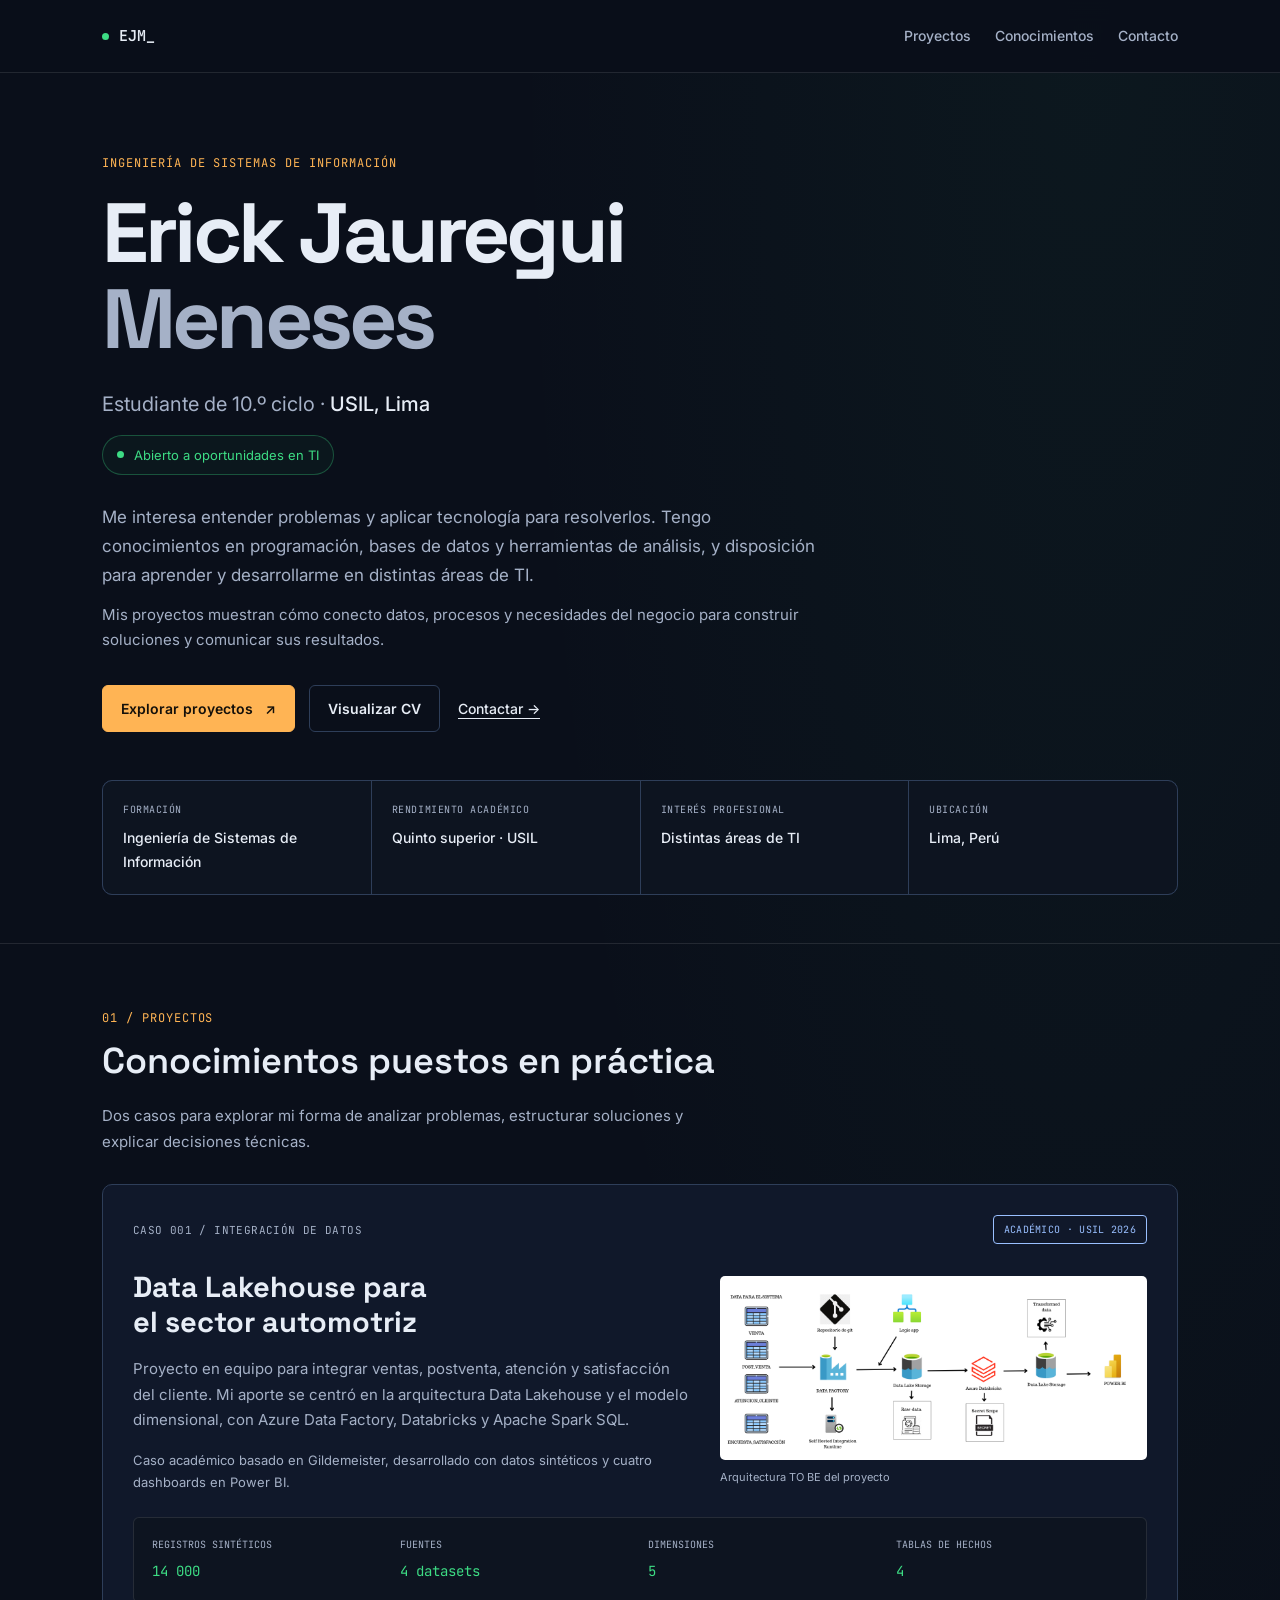
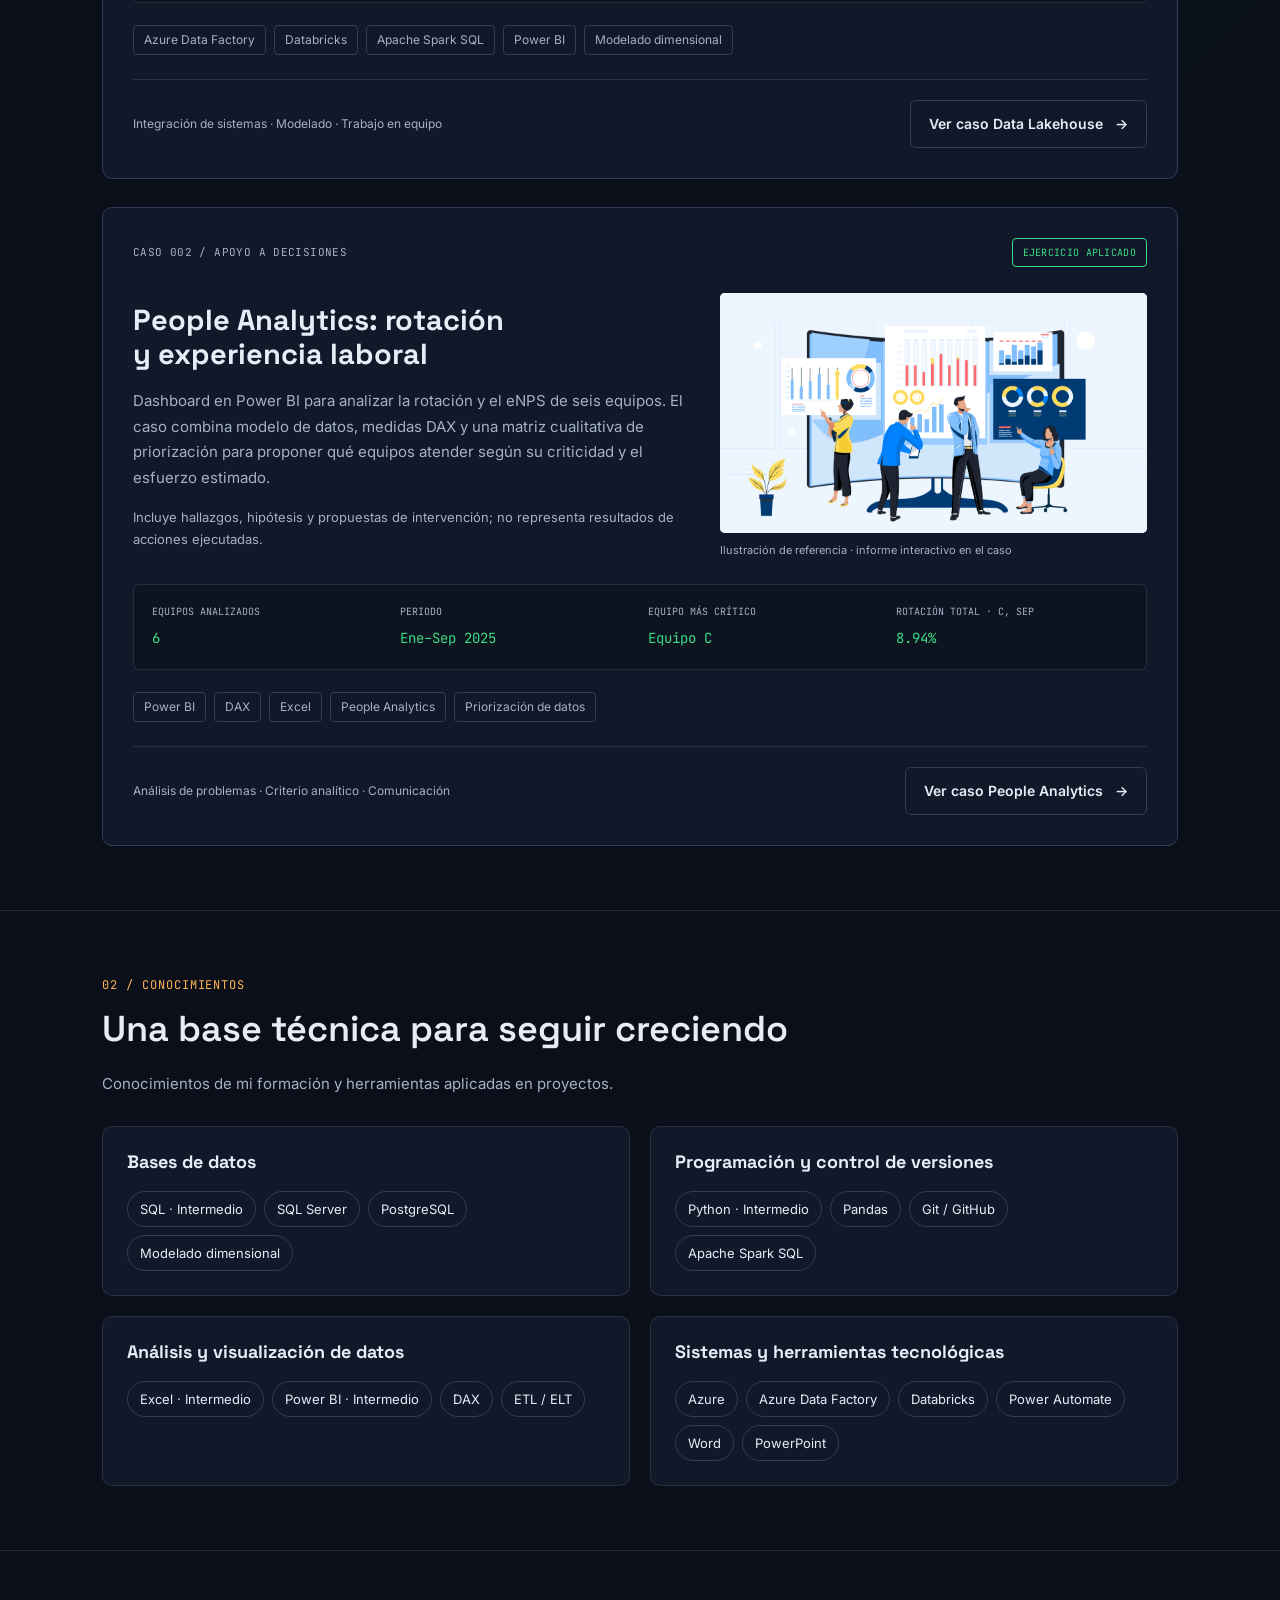
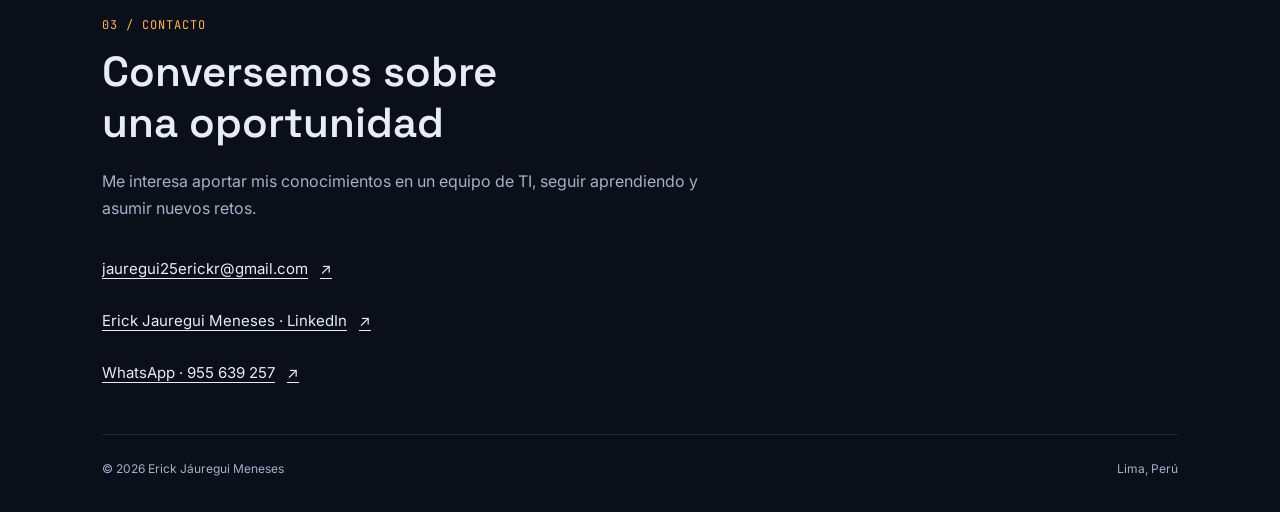
<file: index.html>
﻿<!DOCTYPE html>
<html lang="es">
<head>
  <meta charset="UTF-8">
  <meta name="viewport" content="width=device-width, initial-scale=1.0">
  <meta name="description" content="Portafolio de Erick Jauregui Meneses, estudiante de Ingeniería de Sistemas de Información en USIL. Proyectos, conocimientos y contacto para prácticas en TI.">
  <meta name="theme-color" content="#0a0f1a">
  <title>Erick Raul Jauregui Meneses — Ingeniería de Sistemas</title>
  <link rel="preconnect" href="https://fonts.googleapis.com">
  <link rel="preconnect" href="https://fonts.gstatic.com" crossorigin>
  <link href="https://fonts.googleapis.com/css2?family=Space+Grotesk:wght@500;600;700&family=Inter:wght@400;500;600&family=JetBrains+Mono:wght@400;500&display=swap" rel="stylesheet">
  <link rel="stylesheet" href="style.css">
  <script src="script.js" defer></script>
</head>
<body>
  <a class="skip-link" href="#contenido">Saltar al contenido</a>
  <nav class="site-nav" aria-label="Navegación principal">
    <div class="wrap">
      <a href="index.html" class="brand" aria-label="Erick Jauregui, inicio"><span class="dot" aria-hidden="true"></span>EJM_</a>
      <ul>
        <li><a class="navlink" href="#proyectos">Proyectos</a></li>
        <li><a class="navlink" href="#stack">Conocimientos</a></li>
        <li><a class="navlink" href="#contacto">Contacto</a></li>
      </ul>
    </div>
  </nav>
  <main id="contenido" tabindex="-1">
    <header class="hero home-hero">
      <div class="wrap">
        <div class="eyebrow">INGENIERÍA DE SISTEMAS DE INFORMACIÓN</div>
        <h1 class="name">Erick Jauregui<br><span>Meneses</span></h1>
        <p class="role">Estudiante de 10.º ciclo · <strong>USIL, Lima</strong></p>
        <p class="availability"><span class="dot" aria-hidden="true"></span>Abierto a oportunidades en TI</p>
        <p class="intro">Me interesa entender problemas y aplicar tecnología para resolverlos. Tengo conocimientos en programación, bases de datos y herramientas de análisis, y disposición para aprender y desarrollarme en distintas áreas de TI.</p>
        <p class="intro intro-secondary">Mis proyectos muestran cómo conecto datos, procesos y necesidades del negocio para construir soluciones y comunicar sus resultados.</p>
        <div class="cta-row">
          <a class="btn btn-primary" href="#proyectos">Explorar proyectos <span aria-hidden="true">↗</span></a>
          <a class="btn btn-ghost" href="ErickJauregui.html" id="cv-link">Visualizar CV</a>
          <a class="text-link" href="#contacto">Contactar <span aria-hidden="true">→</span></a>
        </div>
        <div class="telemetry" aria-label="Perfil académico e intereses">
          <div class="tcell"><div class="tlabel">FORMACIÓN</div><div class="tvalue">Ingeniería de Sistemas de Información</div></div>
          <div class="tcell"><div class="tlabel">RENDIMIENTO ACADÉMICO</div><div class="tvalue">Quinto superior · USIL</div></div>
          <div class="tcell"><div class="tlabel">INTERÉS PROFESIONAL</div><div class="tvalue">Distintas áreas de TI</div></div>
          <div class="tcell"><div class="tlabel">UBICACIÓN</div><div class="tvalue">Lima, Perú</div></div>
        </div>
      </div>
    </header>
    <section id="proyectos" aria-labelledby="titulo-proyectos">
      <div class="wrap">
        <div class="section-head"><div class="section-tag">01 / PROYECTOS</div><h2 id="titulo-proyectos">Conocimientos puestos en práctica</h2><p class="section-sub">Dos casos para explorar mi forma de analizar problemas, estructurar soluciones y explicar decisiones técnicas.</p></div>
        <article class="case-featured" aria-labelledby="titulo-lakehouse">
          <div class="case-head"><span class="case-id">CASO 001 / INTEGRACIÓN DE DATOS</span><span class="badge academic">ACADÉMICO · USIL 2026</span></div>
          <div class="case-content">
            <div class="case-text">
              <h3 class="case-title" id="titulo-lakehouse">Data Lakehouse para el sector automotriz</h3>
              <p class="case-desc">Proyecto en equipo para integrar ventas, postventa, atención y satisfacción del cliente. Mi aporte se centró en la arquitectura Data Lakehouse y el modelo dimensional, con Azure Data Factory, Databricks y Apache Spark SQL.</p>
              <p class="case-note">Caso académico basado en Gildemeister, desarrollado con datos sintéticos y cuatro dashboards en Power BI.</p>
            </div>
            <figure class="case-image"><img src="img/TO_BE.png" alt="Diagrama de la arquitectura propuesta con Azure Data Factory, Databricks y Power BI" loading="lazy"><figcaption>Arquitectura TO BE del proyecto</figcaption></figure>
          </div>
          <div class="readout">
            <div><span class="rk">REGISTROS SINTÉTICOS</span><span class="rv">14 000</span></div>
            <div><span class="rk">FUENTES</span><span class="rv">4 datasets</span></div>
            <div><span class="rk">DIMENSIONES</span><span class="rv">5</span></div>
            <div><span class="rk">TABLAS DE HECHOS</span><span class="rv">4</span></div>
          </div>
          <div class="tags" aria-label="Tecnologías"><span class="tag">Azure Data Factory</span><span class="tag">Databricks</span><span class="tag">Apache Spark SQL</span><span class="tag">Power BI</span><span class="tag">Modelado dimensional</span></div>
          <div class="case-bottom"><p>Integración de sistemas · Modelado · Trabajo en equipo</p><a class="btn btn-ghost" href="proyecto-lakehouse.html">Ver caso Data Lakehouse <span aria-hidden="true">→</span></a></div>
        </article>
        <article class="case-featured" aria-labelledby="titulo-people">
          <div class="case-head"><span class="case-id">CASO 002 / APOYO A DECISIONES</span><span class="badge bi">EJERCICIO APLICADO</span></div>
          <div class="case-content">
            <div class="case-text">
              <h3 class="case-title" id="titulo-people">People Analytics: rotación y experiencia laboral</h3>
              <p class="case-desc">Dashboard en Power BI para analizar la rotación y el eNPS de seis equipos. El caso combina modelo de datos, medidas DAX y una matriz cualitativa de priorización para proponer qué equipos atender según su criticidad y el esfuerzo estimado.</p>
              <p class="case-note">Incluye hallazgos, hipótesis y propuestas de intervención; no representa resultados de acciones ejecutadas.</p>
            </div>
            <figure class="case-image"><img src="img/People_Analytics.png" width="1277" height="720" alt="Ilustración de análisis colaborativo con gráficos y paneles de datos" loading="lazy"><figcaption>Ilustración de referencia · informe interactivo en el caso</figcaption></figure>
          </div>
          <div class="readout">
            <div><span class="rk">EQUIPOS ANALIZADOS</span><span class="rv">6</span></div>
            <div><span class="rk">PERIODO</span><span class="rv">Ene–Sep 2025</span></div>
            <div><span class="rk">EQUIPO MÁS CRÍTICO</span><span class="rv">Equipo C</span></div>
            <div><span class="rk">ROTACIÓN TOTAL · C, SEP</span><span class="rv">8.94%</span></div>
          </div>
          <div class="tags" aria-label="Tecnologías"><span class="tag">Power BI</span><span class="tag">DAX</span><span class="tag">Excel</span><span class="tag">People Analytics</span><span class="tag">Priorización de datos</span></div>
          <div class="case-bottom"><p>Análisis de problemas · Criterio analítico · Comunicación</p><a class="btn btn-ghost" href="proyecto-people-analytics.html">Ver caso People Analytics <span aria-hidden="true">→</span></a></div>
        </article>
      </div>
    </section>
    <section id="stack" aria-labelledby="titulo-conocimientos">
      <div class="wrap">
        <div class="section-head"><div class="section-tag">02 / CONOCIMIENTOS</div><h2 id="titulo-conocimientos">Una base técnica para seguir creciendo</h2><p class="section-sub">Conocimientos de mi formación y herramientas aplicadas en proyectos.</p></div>
        <div class="skill-groups">
          <div class="skill-group"><h3>Bases de datos</h3><div class="chip-row"><span class="chip">SQL · Intermedio</span><span class="chip">SQL Server</span><span class="chip">PostgreSQL</span><span class="chip">Modelado dimensional</span></div></div>
          <div class="skill-group"><h3>Programación y control de versiones</h3><div class="chip-row"><span class="chip">Python · Intermedio</span><span class="chip">Pandas</span><span class="chip">Git / GitHub</span><span class="chip">Apache Spark SQL</span></div></div>
          <div class="skill-group"><h3>Análisis y visualización de datos</h3><div class="chip-row"><span class="chip">Excel · Intermedio</span><span class="chip">Power BI · Intermedio</span><span class="chip">DAX</span><span class="chip">ETL / ELT</span></div></div>
          <div class="skill-group"><h3>Sistemas y herramientas tecnológicas</h3><div class="chip-row"><span class="chip">Azure</span><span class="chip">Azure Data Factory</span><span class="chip">Databricks</span><span class="chip">Power Automate</span><span class="chip">Word</span><span class="chip">PowerPoint</span></div></div>
        </div>
      </div>
    </section>
  </main>
  <footer id="contacto">
    <div class="wrap">
      <div class="section-tag">03 / CONTACTO</div><h2 class="footer-title">Conversemos sobre una oportunidad</h2>
      <p class="footer-sub">Me interesa aportar mis conocimientos en un equipo de TI, seguir aprendiendo y asumir nuevos retos.</p>
      <div class="contact-list">
        <a href="mailto:jauregui25erickr@gmail.com">jauregui25erickr@gmail.com <span aria-hidden="true">↗</span></a>
        <a href="https://www.linkedin.com/in/erick-raul-jauregui-meneses-576355302/" target="_blank" rel="noopener noreferrer">Erick Jauregui Meneses · LinkedIn <span class="sr-only">(abre en una nueva pestaña)</span><span aria-hidden="true">↗</span></a>
        <a href="https://wa.me/51955639257" target="_blank" rel="noopener noreferrer">WhatsApp · 955 639 257 <span class="sr-only">(abre en una nueva pestaña)</span><span aria-hidden="true">↗</span></a>
      </div>
      <div class="foot-note"><span>© 2026 Erick Jáuregui Meneses</span><span>Lima, Perú</span></div>
    </div>
  </footer>
</body>
</html>
</file>
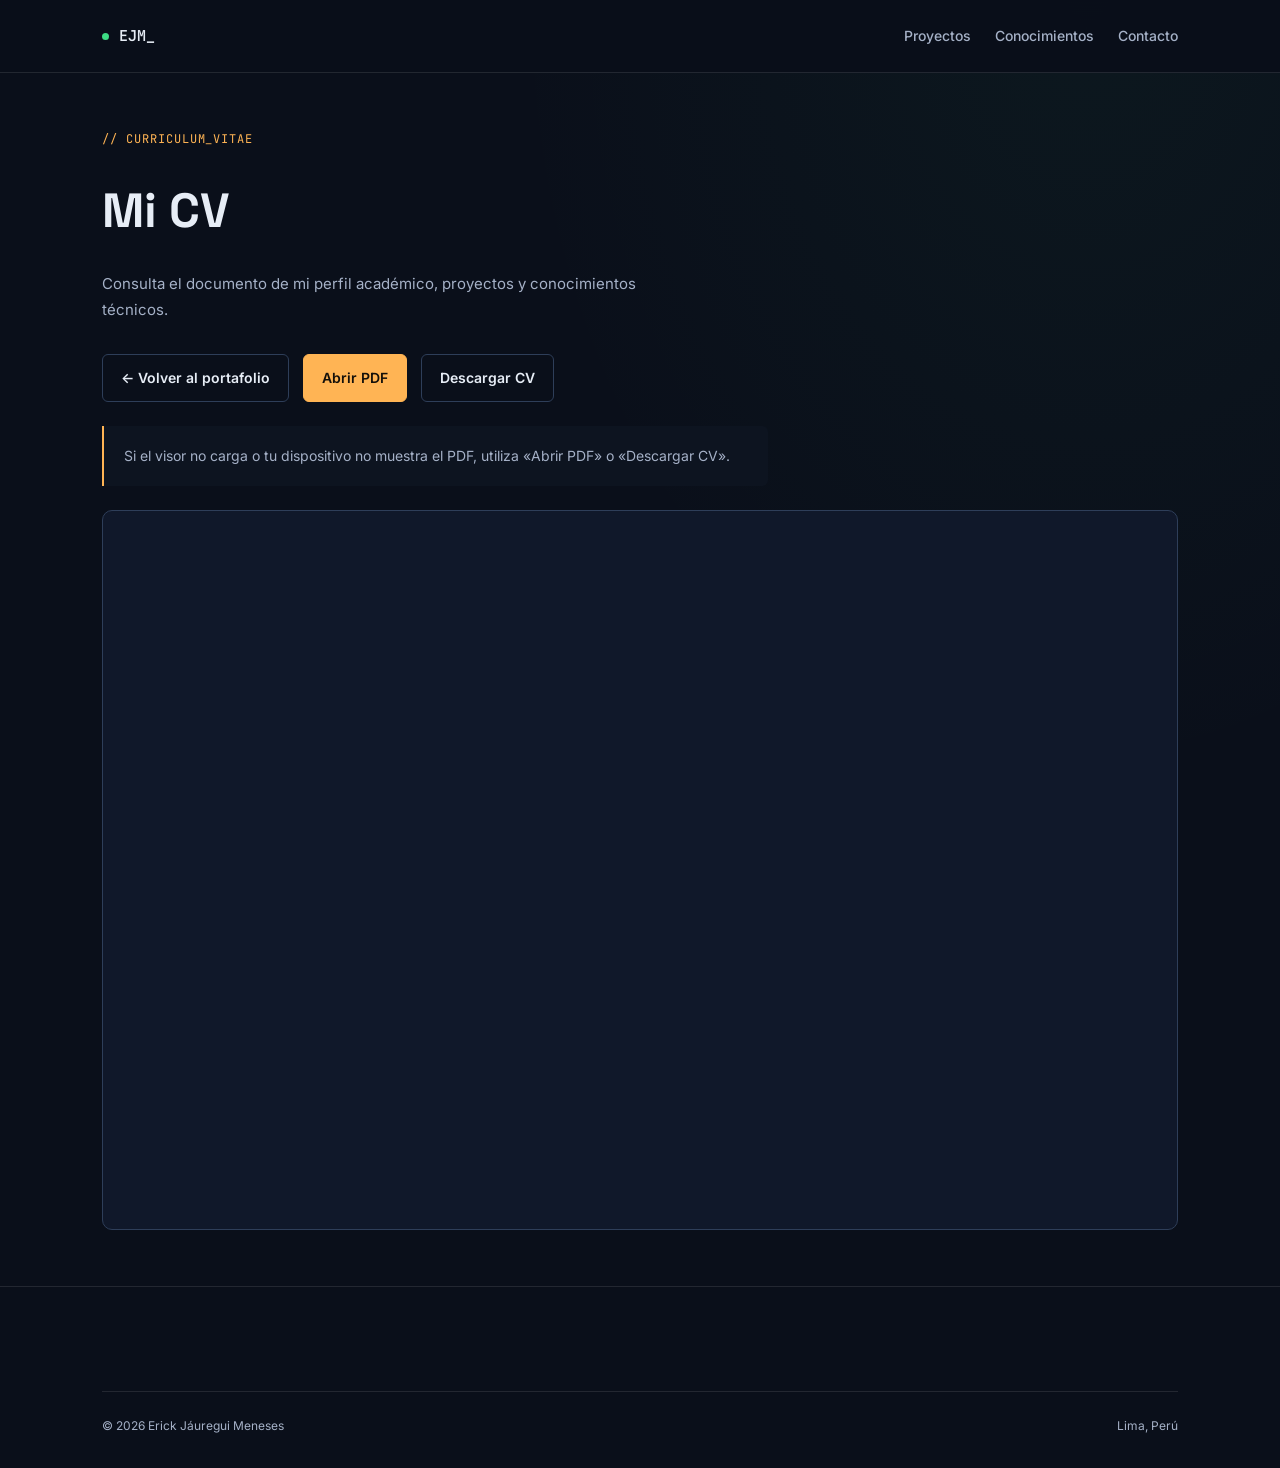
<file: ErickJauregui.html>
<!DOCTYPE html>
<html lang="es">

<head>
    <meta charset="UTF-8">
    <meta name="viewport" content="width=device-width, initial-scale=1.0">

    <title>CV — Erick Raul Jauregui Meneses</title>
    <meta name="description" content="Consulta y descarga el CV de Erick Raul Jauregui Meneses.">

    <link rel="preconnect" href="https://fonts.googleapis.com">
    <link rel="preconnect" href="https://fonts.gstatic.com" crossorigin>

    <link href="https://fonts.googleapis.com/css2?family=Space+Grotesk:wght@500;600;700&family=Inter:wght@400;500;600&family=JetBrains+Mono:wght@400;500&display=swap" rel="stylesheet">

    <link rel="stylesheet" href="style.css">
</head>

<body>
<a class="skip-link" href="#contenido">Saltar al contenido</a>

<nav class="site-nav" aria-label="Navegación principal">
    <div class="wrap">

        <a href="index.html" class="brand" aria-label="Erick Jauregui, inicio">
            <span class="dot" aria-hidden="true"></span>EJM_
        </a>

        <ul>
            <li>
                <a class="navlink" href="index.html#proyectos">
                    Proyectos
                </a>
            </li>

            <li>
                <a class="navlink" href="index.html#stack">
                    Conocimientos
                </a>
            </li>

            <li>
                <a class="navlink" href="index.html#contacto">
                    Contacto
                </a>
            </li>
        </ul>

    </div>
</nav>


<main class="cv-page" id="contenido" tabindex="-1">

    <div class="wrap">

        <div class="section-head">

            <div class="section-tag">
                // CURRICULUM_VITAE
            </div>

            <h1>Mi CV</h1>

            <p class="section-sub">
                Consulta el documento de mi perfil académico, proyectos y conocimientos técnicos.
            </p>

        </div>


        <div class="cv-actions">

            <a href="index.html" class="btn btn-ghost">
                ← Volver al portafolio
            </a>

            <a href="ErickJaureguiCV.pdf"
               target="_blank" rel="noopener noreferrer"
               class="btn btn-primary">
                Abrir PDF <span class="sr-only">(nueva pestaña)</span>
            </a>

            <a href="ErickJaureguiCV.pdf"
               download
               class="btn btn-ghost">
                Descargar CV
            </a>

        </div>


        <p class="note">Si el visor no carga o tu dispositivo no muestra el PDF, utiliza «Abrir PDF» o «Descargar CV».</p>
        <div class="cv-viewer">

            <iframe
                src="ErickJaureguiCV.pdf"
                title="CV de Erick Raul Jauregui Meneses">
            </iframe>

        </div>

    </div>

</main>


<footer>

    <div class="wrap">

        <div class="foot-note">
            <span>© 2026 Erick Jáuregui Meneses</span>
            <span>Lima, Perú</span>
        </div>

    </div>

</footer>

</body>
</html>
</file>
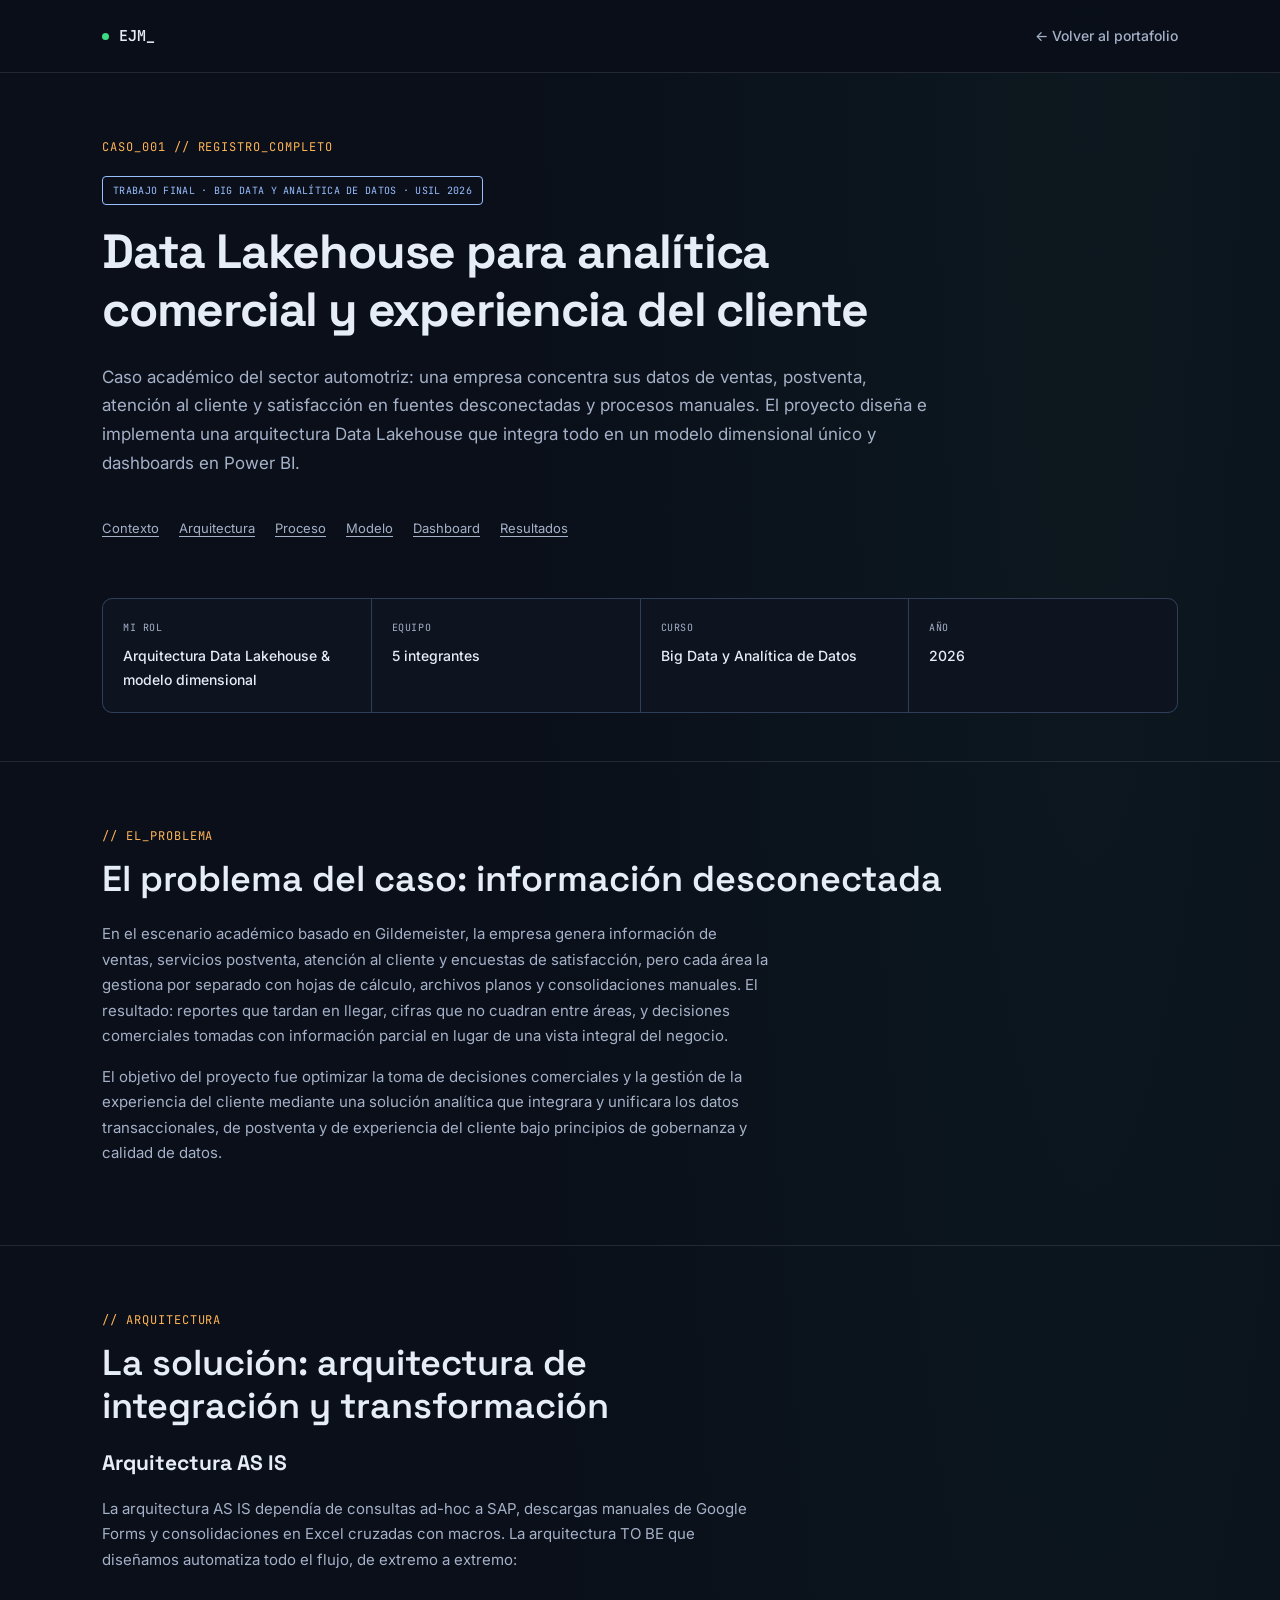
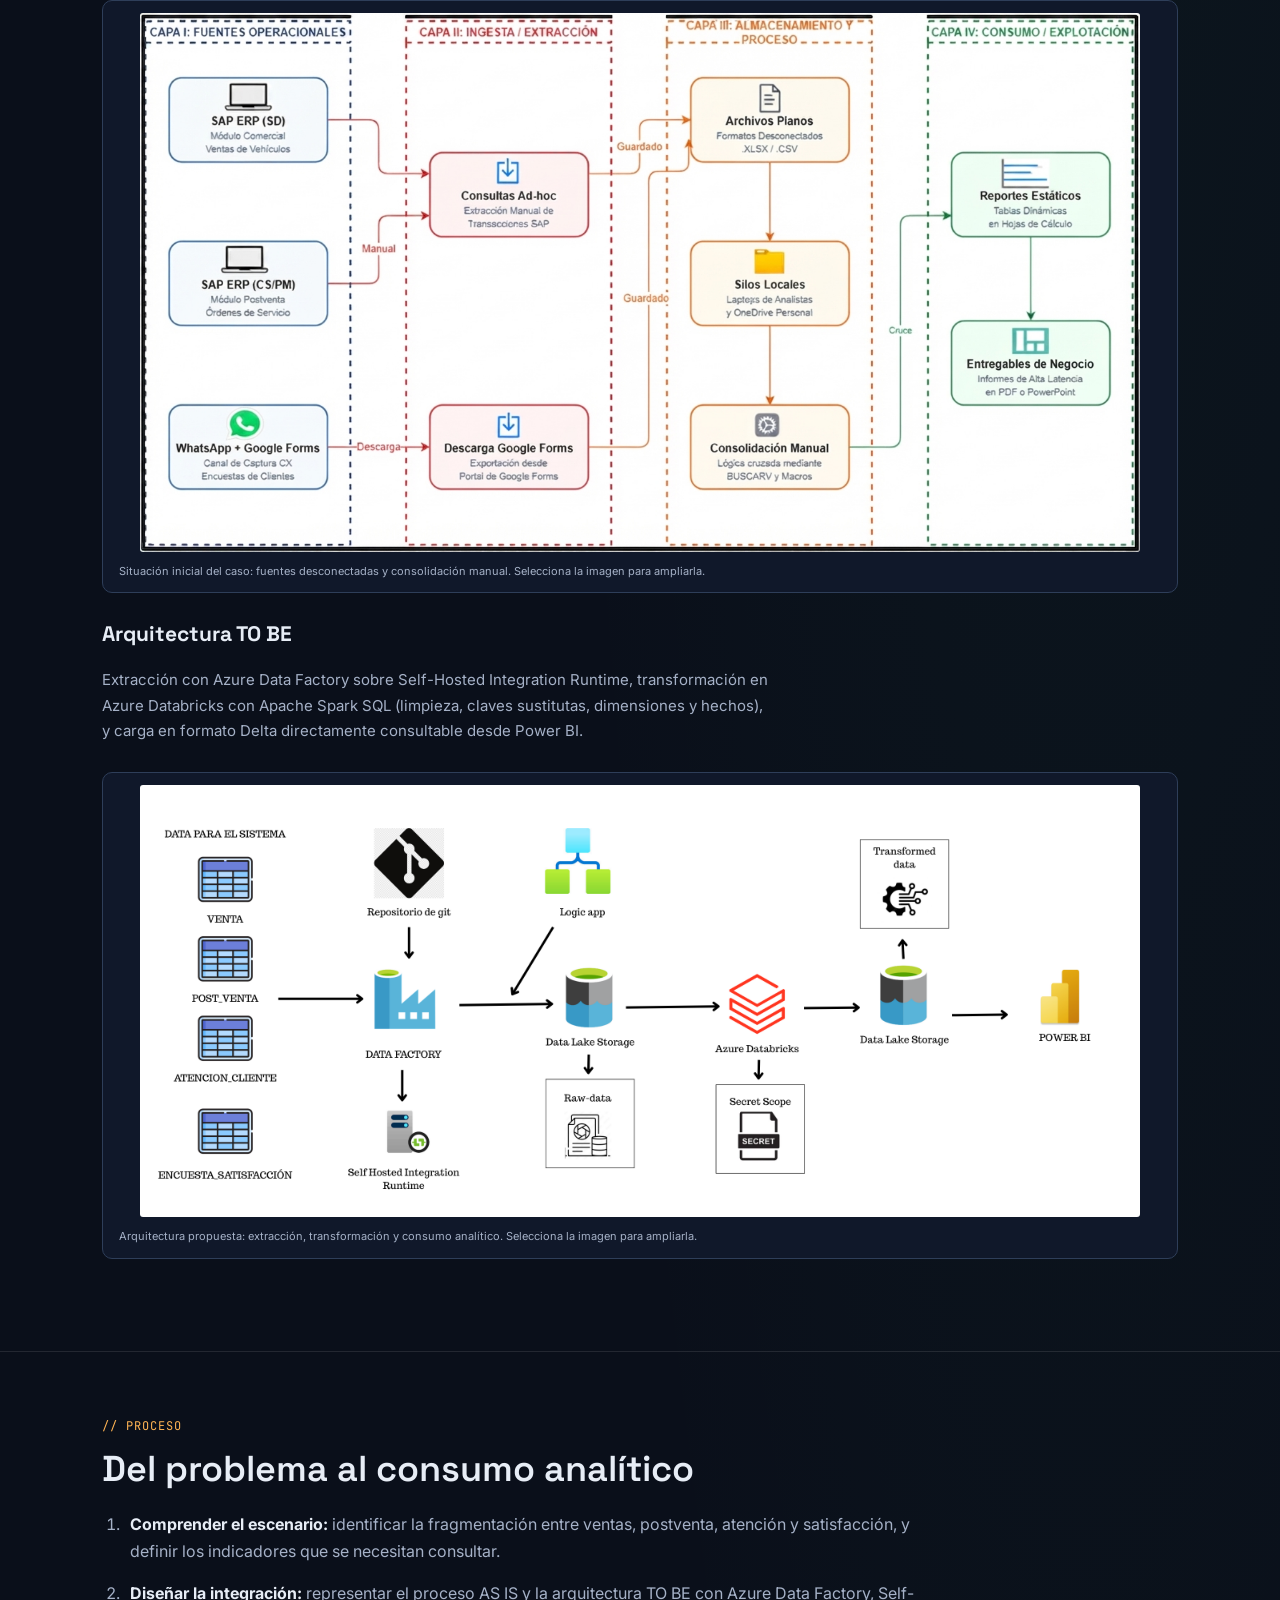
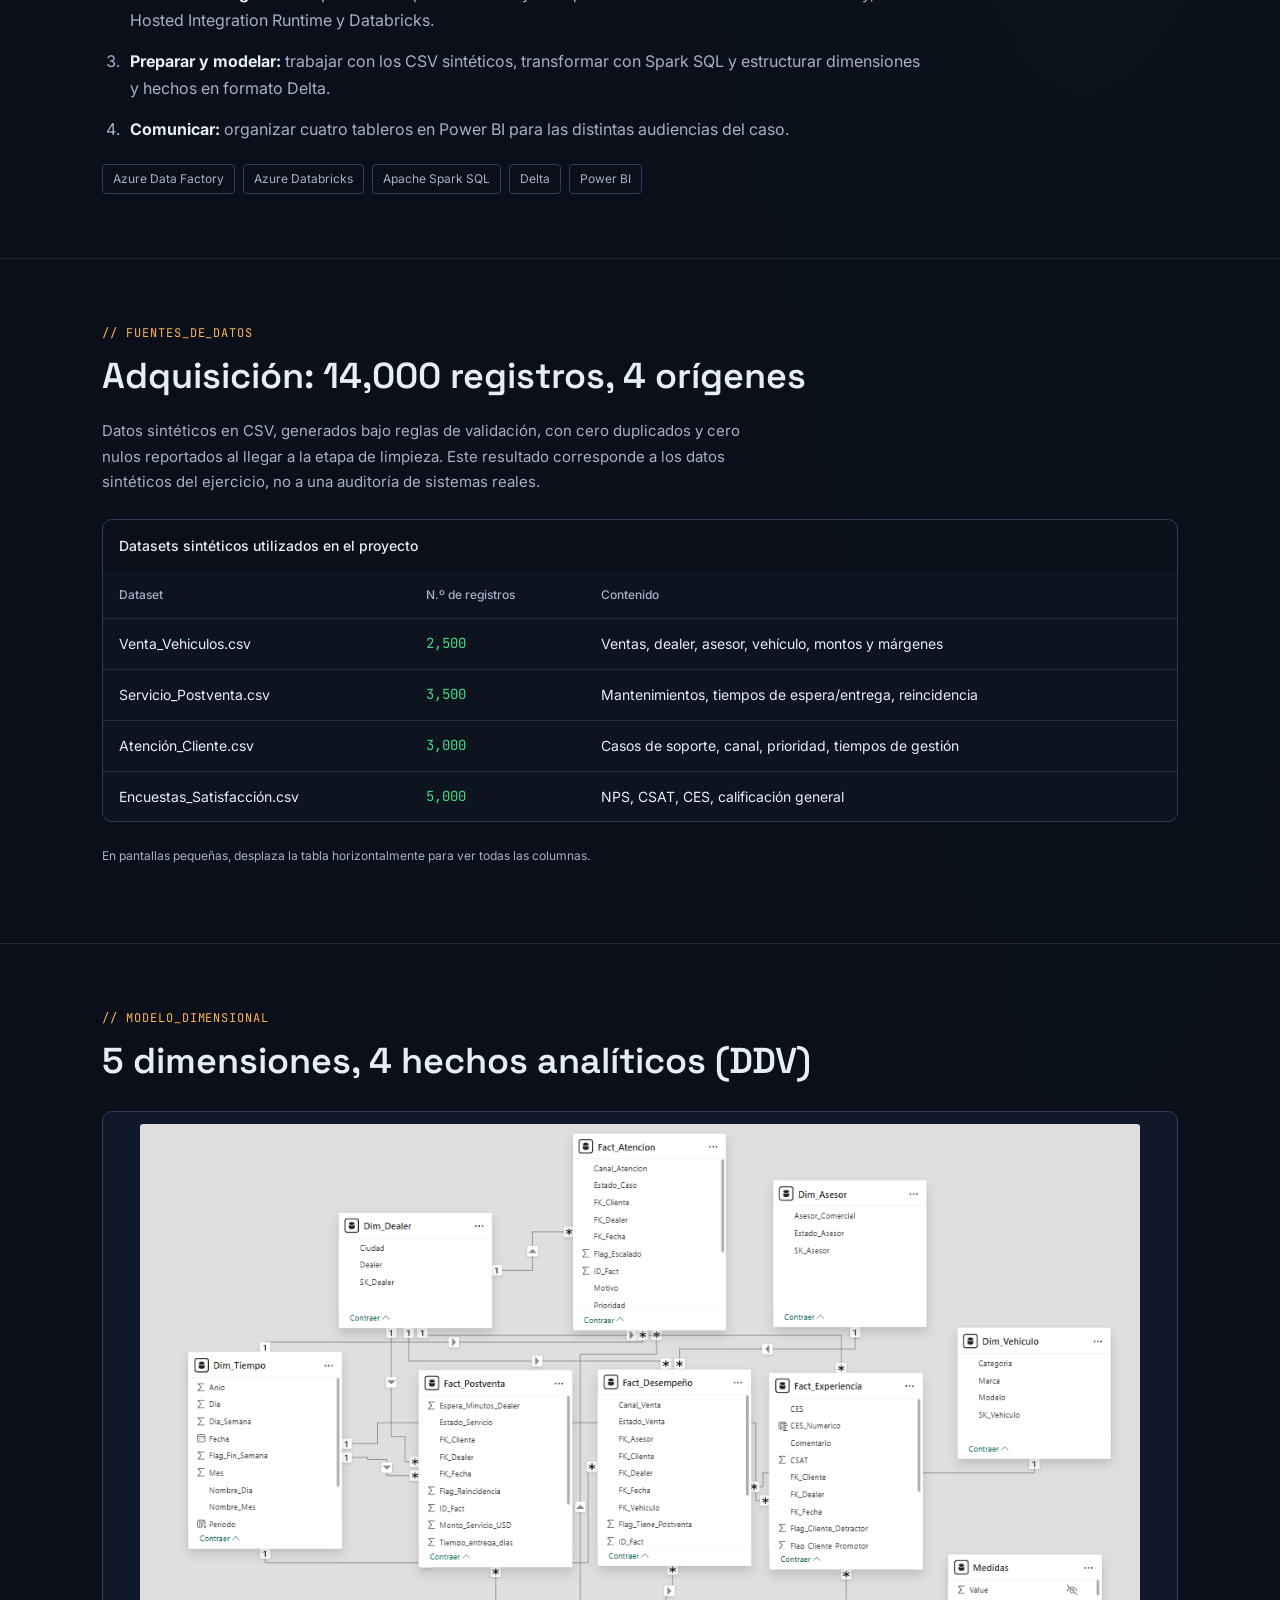
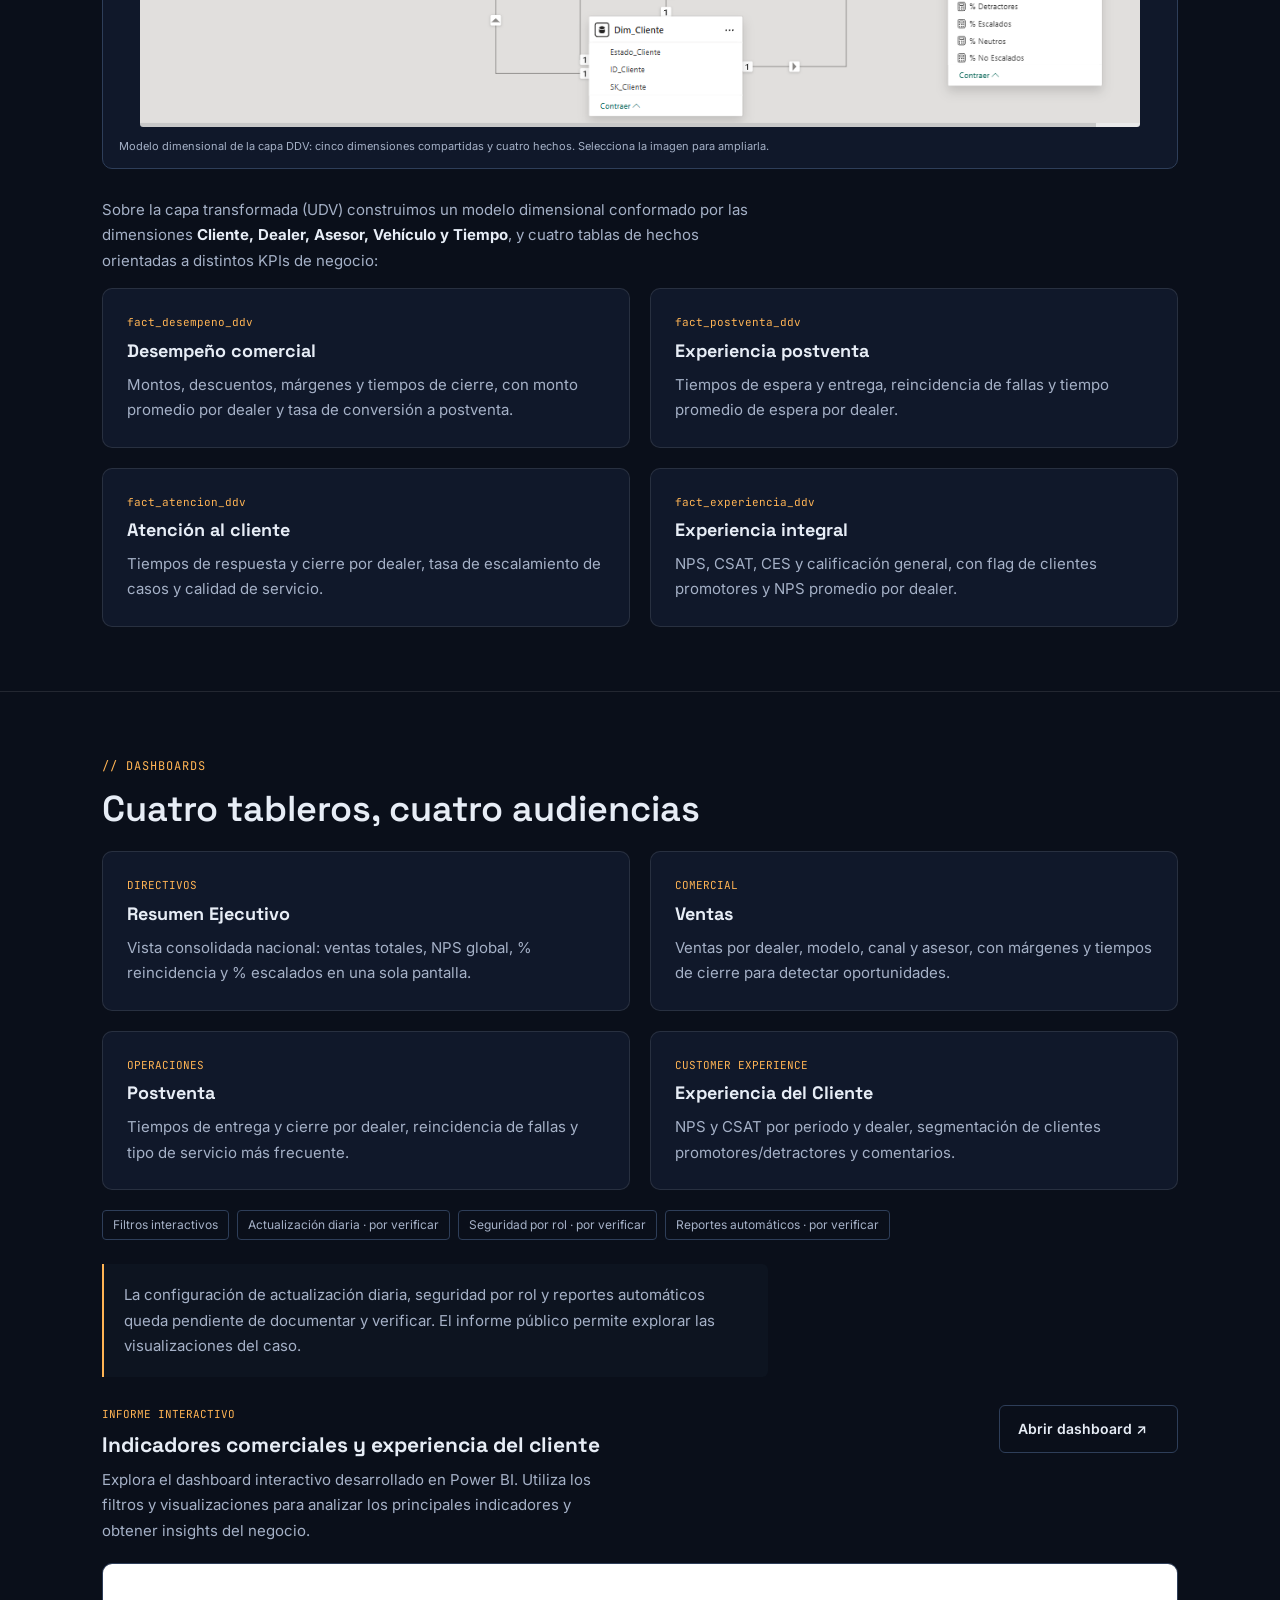
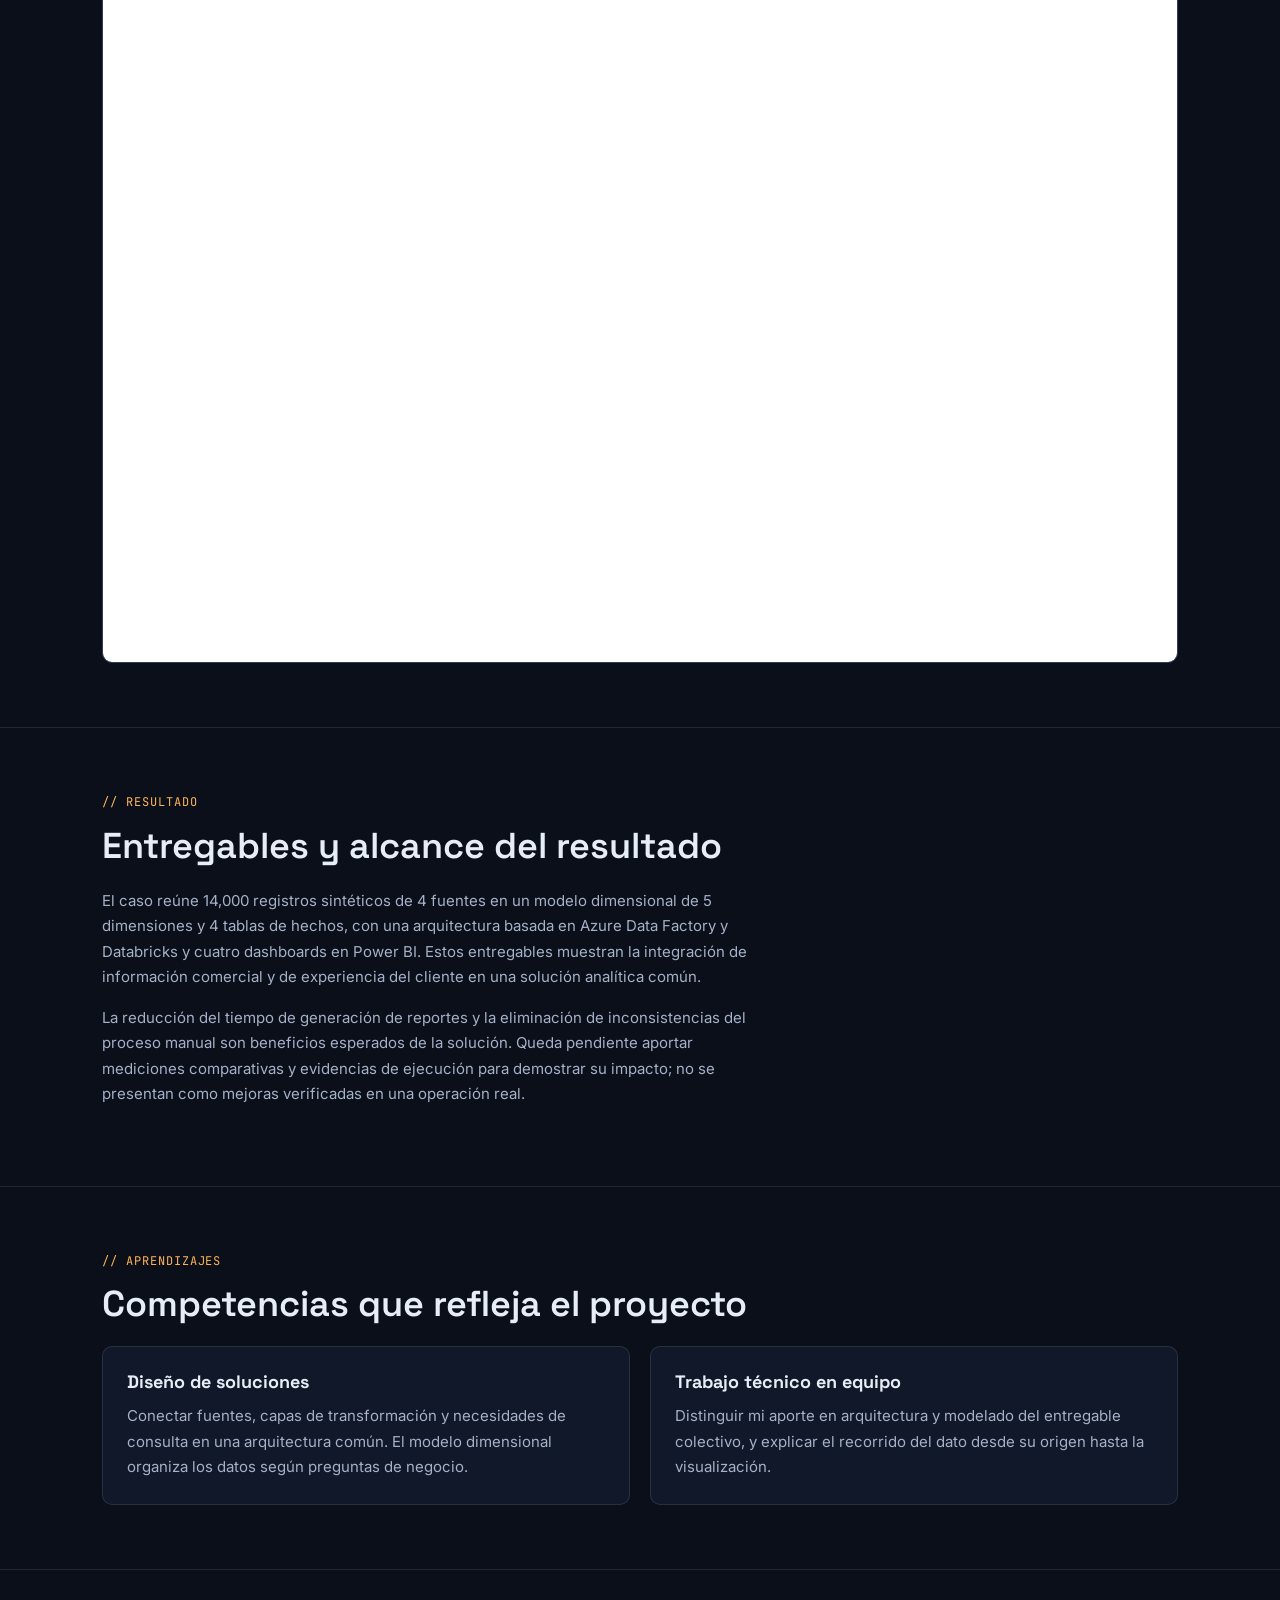
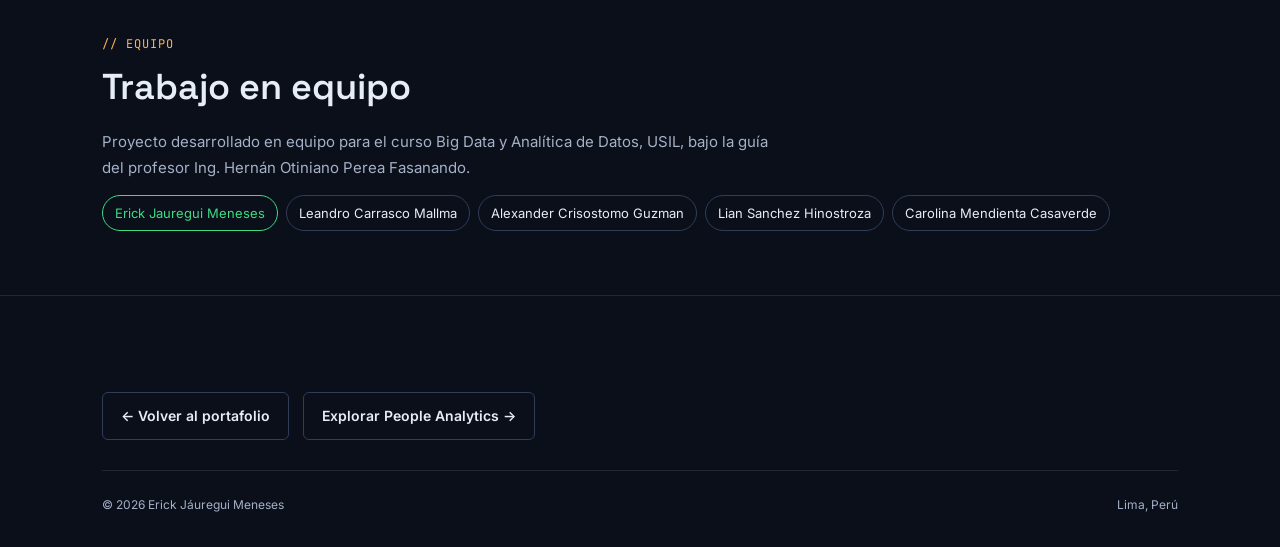
<file: proyecto-lakehouse.html>
<!DOCTYPE html>
<html lang="es">
<head>
<meta charset="UTF-8">
<meta name="viewport" content="width=device-width, initial-scale=1.0">
<title>Data Lakehouse Gildemeister — Erick Jáuregui</title>
<meta name="description" content="Caso académico de Data Lakehouse: arquitectura Azure, modelo dimensional y Power BI con 14 000 registros sintéticos. Proyecto de Erick Jauregui y equipo, USIL.">
<meta name="theme-color" content="#0a0f1a">
<link rel="preconnect" href="https://fonts.googleapis.com">
<link rel="preconnect" href="https://fonts.gstatic.com" crossorigin>
<link href="https://fonts.googleapis.com/css2?family=Space+Grotesk:wght@500;600;700&family=Inter:wght@400;500;600&family=JetBrains+Mono:wght@400;500&display=swap" rel="stylesheet">
<link rel="stylesheet" href="style.css">
</head>
<body class="project-page">
<a class="skip-link" href="#contenido">Saltar al contenido</a>

<nav class="site-nav" aria-label="Navegación principal">
  <div class="wrap">
    <a href="index.html" class="brand" aria-label="Erick Jauregui, inicio"><span class="dot" aria-hidden="true"></span>EJM_</a>
    <a href="index.html#proyectos" class="back-link">← Volver al portafolio</a>
  </div>
</nav>

<main id="contenido" tabindex="-1">
<header class="hero">
  <div class="wrap">
    <div class="eyebrow mono">CASO_001 // REGISTRO_COMPLETO</div>
    <span class="badge">TRABAJO FINAL · BIG DATA Y ANALÍTICA DE DATOS · USIL 2026</span>
    <h1 class="ptitle">Data Lakehouse para analítica comercial y experiencia del cliente</h1>
    <p class="lede">
      Caso académico del sector automotriz: una empresa concentra sus datos de ventas, postventa,
      atención al cliente y satisfacción en fuentes desconectadas y procesos manuales. El proyecto
      diseña e implementa una arquitectura Data Lakehouse que integra todo en un modelo dimensional
      único y dashboards en Power BI.
    </p>

    <div class="project-outline" role="navigation" aria-label="Secciones del caso"><a href="#contexto">Contexto</a><a href="#arquitectura">Arquitectura</a><a href="#proceso">Proceso</a><a href="#modelo">Modelo</a><a href="#dashboard">Dashboard</a><a href="#resultados">Resultados</a></div>
    <div class="meta-strip">
      <div class="mcell"><div class="tlabel">MI ROL</div><div class="tvalue">Arquitectura Data Lakehouse & modelo dimensional</div></div>
      <div class="mcell"><div class="tlabel">EQUIPO</div><div class="tvalue">5 integrantes</div></div>
      <div class="mcell"><div class="tlabel">CURSO</div><div class="tvalue">Big Data y Analítica de Datos</div></div>
      <div class="mcell"><div class="tlabel">AÑO</div><div class="tvalue">2026</div></div>
    </div>
  </div>
</header>

<section id="contexto">
  <div class="wrap">
    <div class="section-tag">// EL_PROBLEMA</div>
    <h2>El problema del caso: información desconectada</h2>
    <p class="tight">
      En el escenario académico basado en Gildemeister, la empresa genera información de ventas, servicios postventa, atención al cliente y
      encuestas de satisfacción, pero cada área la gestiona por separado con hojas de cálculo,
      archivos planos y consolidaciones manuales. El resultado: reportes que tardan en llegar,
      cifras que no cuadran entre áreas, y decisiones comerciales tomadas con información parcial
      en lugar de una vista integral del negocio.
    </p>
    <p>
      El objetivo del proyecto fue optimizar la toma de decisiones comerciales y la gestión de la
      experiencia del cliente mediante una solución analítica que integrara y unificara los datos
      transaccionales, de postventa y de experiencia del cliente bajo principios de gobernanza y
      calidad de datos.
    </p>
  </div>
</section>

<section id="arquitectura">
  <div class="wrap">
    <div class="section-tag">// ARQUITECTURA</div>
    <h2>La solución: arquitectura de integración y transformación</h2>
    <h3>Arquitectura AS IS</h3>
    <p class="tight">La arquitectura AS IS dependía de consultas ad-hoc a SAP, descargas manuales de Google Forms
    y consolidaciones en Excel cruzadas con macros. La arquitectura TO BE que diseñamos automatiza
    todo el flujo, de extremo a extremo:</p>
    
    <figure class="project-figure"><a href="img/AS_IS.jpg" target="_blank" rel="noopener noreferrer" aria-label="Ampliar: Arquitectura AS IS: consultas y consolidación manual de fuentes (nueva pestaña)"><img src="img/AS_IS.jpg" alt="Arquitectura AS IS: consultas y consolidación manual de fuentes" loading="lazy"></a><figcaption>Situación inicial del caso: fuentes desconectadas y consolidación manual. Selecciona la imagen para ampliarla.</figcaption></figure>

    <h3>Arquitectura TO BE</h3>
    <p style="margin-top:14px;">
      Extracción con Azure Data Factory sobre Self-Hosted Integration Runtime, transformación en
      Azure Databricks con Apache Spark SQL (limpieza, claves sustitutas, dimensiones y hechos), y
      carga en formato Delta directamente consultable desde Power BI.
    </p>
    <figure class="project-figure"><a href="img/TO_BE.png" target="_blank" rel="noopener noreferrer" aria-label="Ampliar: Arquitectura TO BE: integración con Azure Data Factory y transformación en Databricks (nueva pestaña)"><img src="img/TO_BE.png" alt="Arquitectura TO BE: integración con Azure Data Factory y transformación en Databricks" loading="lazy"></a><figcaption>Arquitectura propuesta: extracción, transformación y consumo analítico. Selecciona la imagen para ampliarla.</figcaption></figure>

  </div>
</section>

<section id="proceso">
  <div class="wrap">
    <div class="section-tag">// PROCESO</div>
    <h2>Del problema al consumo analítico</h2>
    <ol class="process-list">
      <li><strong>Comprender el escenario:</strong> identificar la fragmentación entre ventas, postventa, atención y satisfacción, y definir los indicadores que se necesitan consultar.</li>
      <li><strong>Diseñar la integración:</strong> representar el proceso AS IS y la arquitectura TO BE con Azure Data Factory, Self-Hosted Integration Runtime y Databricks.</li>
      <li><strong>Preparar y modelar:</strong> trabajar con los CSV sintéticos, transformar con Spark SQL y estructurar dimensiones y hechos en formato Delta.</li>
      <li><strong>Comunicar:</strong> organizar cuatro tableros en Power BI para las distintas audiencias del caso.</li>
    </ol>
    <div class="tags" aria-label="Tecnologías del proyecto"><span class="tag">Azure Data Factory</span><span class="tag">Azure Databricks</span><span class="tag">Apache Spark SQL</span><span class="tag">Delta</span><span class="tag">Power BI</span></div>
  </div>
</section>
<section id="datos">
  <div class="wrap">
    <div class="section-tag">// FUENTES_DE_DATOS</div>
    <h2>Adquisición: 14,000 registros, 4 orígenes</h2>
    <p class="tight">Datos sintéticos en CSV, generados bajo reglas de validación, con cero duplicados y cero nulos reportados al llegar a la etapa de limpieza.
    Este resultado corresponde a los datos sintéticos del ejercicio, no a una auditoría de sistemas reales.</p>
    <div class="table-scroll" tabindex="0" role="region" aria-label="Datasets sintéticos utilizados en el proyecto">
    <table class="data-table"><caption>Datasets sintéticos utilizados en el proyecto</caption>
      <thead>
        <tr><th scope="col">Dataset</th><th scope="col">N.º de registros</th><th scope="col">Contenido</th></tr>
      </thead>
      <tbody>
        <tr><td>Venta_Vehiculos.csv</td><td class="num">2,500</td><td>Ventas, dealer, asesor, vehículo, montos y márgenes</td></tr>
        <tr><td>Servicio_Postventa.csv</td><td class="num">3,500</td><td>Mantenimientos, tiempos de espera/entrega, reincidencia</td></tr>
        <tr><td>Atención_Cliente.csv</td><td class="num">3,000</td><td>Casos de soporte, canal, prioridad, tiempos de gestión</td></tr>
        <tr><td>Encuestas_Satisfacción.csv</td><td class="num">5,000</td><td>NPS, CSAT, CES, calificación general</td></tr>
      </tbody>
    </table>
    </div>
    <p class="table-hint">En pantallas pequeñas, desplaza la tabla horizontalmente para ver todas las columnas.</p>
  </div>
</section>

<section id="modelo">
  <div class="wrap">
    <div class="section-tag">// MODELO_DIMENSIONAL</div>
    <h2>5 dimensiones, 4 hechos analíticos (DDV)</h2>
    <figure class="project-figure"><a href="img/ModeloDimensional.png" target="_blank" rel="noopener noreferrer" aria-label="Ampliar: Modelo dimensional con cinco dimensiones y cuatro tablas de hechos (nueva pestaña)"><img src="img/ModeloDimensional.png" alt="Modelo dimensional con cinco dimensiones y cuatro tablas de hechos" loading="lazy"></a><figcaption>Modelo dimensional de la capa DDV: cinco dimensiones compartidas y cuatro hechos. Selecciona la imagen para ampliarla.</figcaption></figure>
    <p class="tight">
      Sobre la capa transformada (UDV) construimos un modelo dimensional conformado por las
      dimensiones <strong style="color:var(--text)">Cliente, Dealer, Asesor, Vehículo y Tiempo</strong>,
      y cuatro tablas de hechos orientadas a distintos KPIs de negocio:
    </p>
    <div class="card-grid">
      <div class="mini-card">
        <span class="mono-tag">fact_desempeno_ddv</span>
        <h3>Desempeño comercial</h3>
        <p>Montos, descuentos, márgenes y tiempos de cierre, con monto promedio por dealer y tasa de conversión a postventa.</p>
      </div>
      <div class="mini-card">
        <span class="mono-tag">fact_postventa_ddv</span>
        <h3>Experiencia postventa</h3>
        <p>Tiempos de espera y entrega, reincidencia de fallas y tiempo promedio de espera por dealer.</p>
      </div>
      <div class="mini-card">
        <span class="mono-tag">fact_atencion_ddv</span>
        <h3>Atención al cliente</h3>
        <p>Tiempos de respuesta y cierre por dealer, tasa de escalamiento de casos y calidad de servicio.</p>
      </div>
      <div class="mini-card">
        <span class="mono-tag">fact_experiencia_ddv</span>
        <h3>Experiencia integral</h3>
        <p>NPS, CSAT, CES y calificación general, con flag de clientes promotores y NPS promedio por dealer.</p>
      </div>
    </div>
  </div>
</section>

<section id="dashboard">
  <div class="wrap">
    <div class="section-tag">// DASHBOARDS</div>

    <h2>Cuatro tableros, cuatro audiencias</h2>

    <div class="card-grid">

      <div class="mini-card">
        <span class="mono-tag">DIRECTIVOS</span>
        <h3>Resumen Ejecutivo</h3>
        <p>
          Vista consolidada nacional: ventas totales, NPS global,
          % reincidencia y % escalados en una sola pantalla.
        </p>
      </div>

      <div class="mini-card">
        <span class="mono-tag">COMERCIAL</span>
        <h3>Ventas</h3>
        <p>
          Ventas por dealer, modelo, canal y asesor, con márgenes
          y tiempos de cierre para detectar oportunidades.
        </p>
      </div>

      <div class="mini-card">
        <span class="mono-tag">OPERACIONES</span>
        <h3>Postventa</h3>
        <p>
          Tiempos de entrega y cierre por dealer, reincidencia
          de fallas y tipo de servicio más frecuente.
        </p>
      </div>

      <div class="mini-card">
        <span class="mono-tag">CUSTOMER EXPERIENCE</span>
        <h3>Experiencia del Cliente</h3>
        <p>
          NPS y CSAT por periodo y dealer, segmentación de clientes
          promotores/detractores y comentarios.
        </p>
      </div>

    </div>

    <div class="tags">
      <span class="tag">Filtros interactivos</span>
      <span class="tag">Actualización diaria · por verificar</span>
      <span class="tag">Seguridad por rol · por verificar</span>
      <span class="tag">Reportes automáticos · por verificar</span>
    </div>


    <p class="note">La configuración de actualización diaria, seguridad por rol y reportes automáticos queda pendiente de documentar y verificar. El informe público permite explorar las visualizaciones del caso.</p>
    <!-- POWER BI -->
    <div class="powerbi-container">

      <div class="powerbi-header">
        <div>
          <span class="mono-tag">INFORME INTERACTIVO</span>

          <h3>Indicadores comerciales y experiencia del cliente</h3>

          <p>
            Explora el dashboard interactivo desarrollado en Power BI.
            Utiliza los filtros y visualizaciones para analizar los
            principales indicadores y obtener insights del negocio.
          </p>
        </div>

        <a
          href="https://app.powerbi.com/view?r=eyJrIjoiYzA5MzVhM2MtM2RjYi00M2ViLWI5YWMtNGVlZDBmZTQzNTc0IiwidCI6IjMyMDliNTBiLWI3OWItNDNkYy05ZmM0LThkNDJjNDA2ZGQ2MSIsImMiOjR9"
          target="_blank" rel="noopener noreferrer"
          class="powerbi-button">
          Abrir dashboard ↗<span class="sr-only"> (nueva pestaña)</span>
        </a>
      </div>


      <div class="powerbi-frame">
        <iframe
          title="TF_BIGDATA"
          src="https://app.powerbi.com/view?r=eyJrIjoiYzA5MzVhM2MtM2RjYi00M2ViLWI5YWMtNGVlZDBmZTQzNTc0IiwidCI6IjMyMDliNTBiLWI3OWItNDNkYy05ZmM0LThkNDJjNDA2ZGQ2MSIsImMiOjR9"
          loading="lazy"
          allowfullscreen>
        </iframe>
      </div>

    </div>

  </div>
</section>

<section id="resultados">
  <div class="wrap">
    <div class="section-tag">// RESULTADO</div>
    <h2>Entregables y alcance del resultado</h2>
    <p class="tight">
      El caso reúne 14,000 registros sintéticos de 4 fuentes en un modelo dimensional de
      5 dimensiones y 4 tablas de hechos, con una arquitectura basada en Azure Data Factory y
      Databricks y cuatro dashboards en Power BI. Estos entregables muestran la integración de
      información comercial y de experiencia del cliente en una solución analítica común.
    </p>
    <p>La reducción del tiempo de generación de reportes y la eliminación de inconsistencias del
      proceso manual son beneficios esperados de la solución. Queda pendiente aportar mediciones
      comparativas y evidencias de ejecución para demostrar su impacto; no se presentan como
      mejoras verificadas en una operación real.
    </p>
  </div>
</section>

<section id="aprendizajes">
  <div class="wrap">
    <div class="section-tag">// APRENDIZAJES</div>
    <h2>Competencias que refleja el proyecto</h2>
    <div class="card-grid">
      <div class="mini-card"><h3>Diseño de soluciones</h3><p>Conectar fuentes, capas de transformación y necesidades de consulta en una arquitectura común. El modelo dimensional organiza los datos según preguntas de negocio.</p></div>
      <div class="mini-card"><h3>Trabajo técnico en equipo</h3><p>Distinguir mi aporte en arquitectura y modelado del entregable colectivo, y explicar el recorrido del dato desde su origen hasta la visualización.</p></div>
    </div>
  </div>
</section>
<section id="equipo">
  <div class="wrap">
    <div class="section-tag">// EQUIPO</div>
    <h2>Trabajo en equipo</h2>
    <p class="tight">Proyecto desarrollado en equipo para el curso Big Data y Analítica de Datos, USIL, bajo la
    guía del profesor Ing. Hernán Otiniano Perea Fasanando.</p>
    <div class="team-list">
      <span class="team-chip you">Erick Jauregui Meneses</span>
      <span class="team-chip">Leandro Carrasco Mallma</span>
      <span class="team-chip">Alexander Crisostomo Guzman</span>
      <span class="team-chip">Lian Sanchez Hinostroza</span>
      <span class="team-chip">Carolina Mendienta Casaverde</span>
    </div>
  </div>
</section>

</main>

<footer>
  <div class="wrap">
    <div class="cta-row"><a class="btn" href="index.html#proyectos">← Volver al portafolio</a><a class="btn" href="proyecto-people-analytics.html">Explorar People Analytics →</a></div>
    <div class="foot-note" style="margin-top:30px;">
      <span>© 2026 Erick Jáuregui Meneses</span>
      <span>Lima, Perú</span>
    </div>
  </div>
</footer>

</body>
</html>
</file>
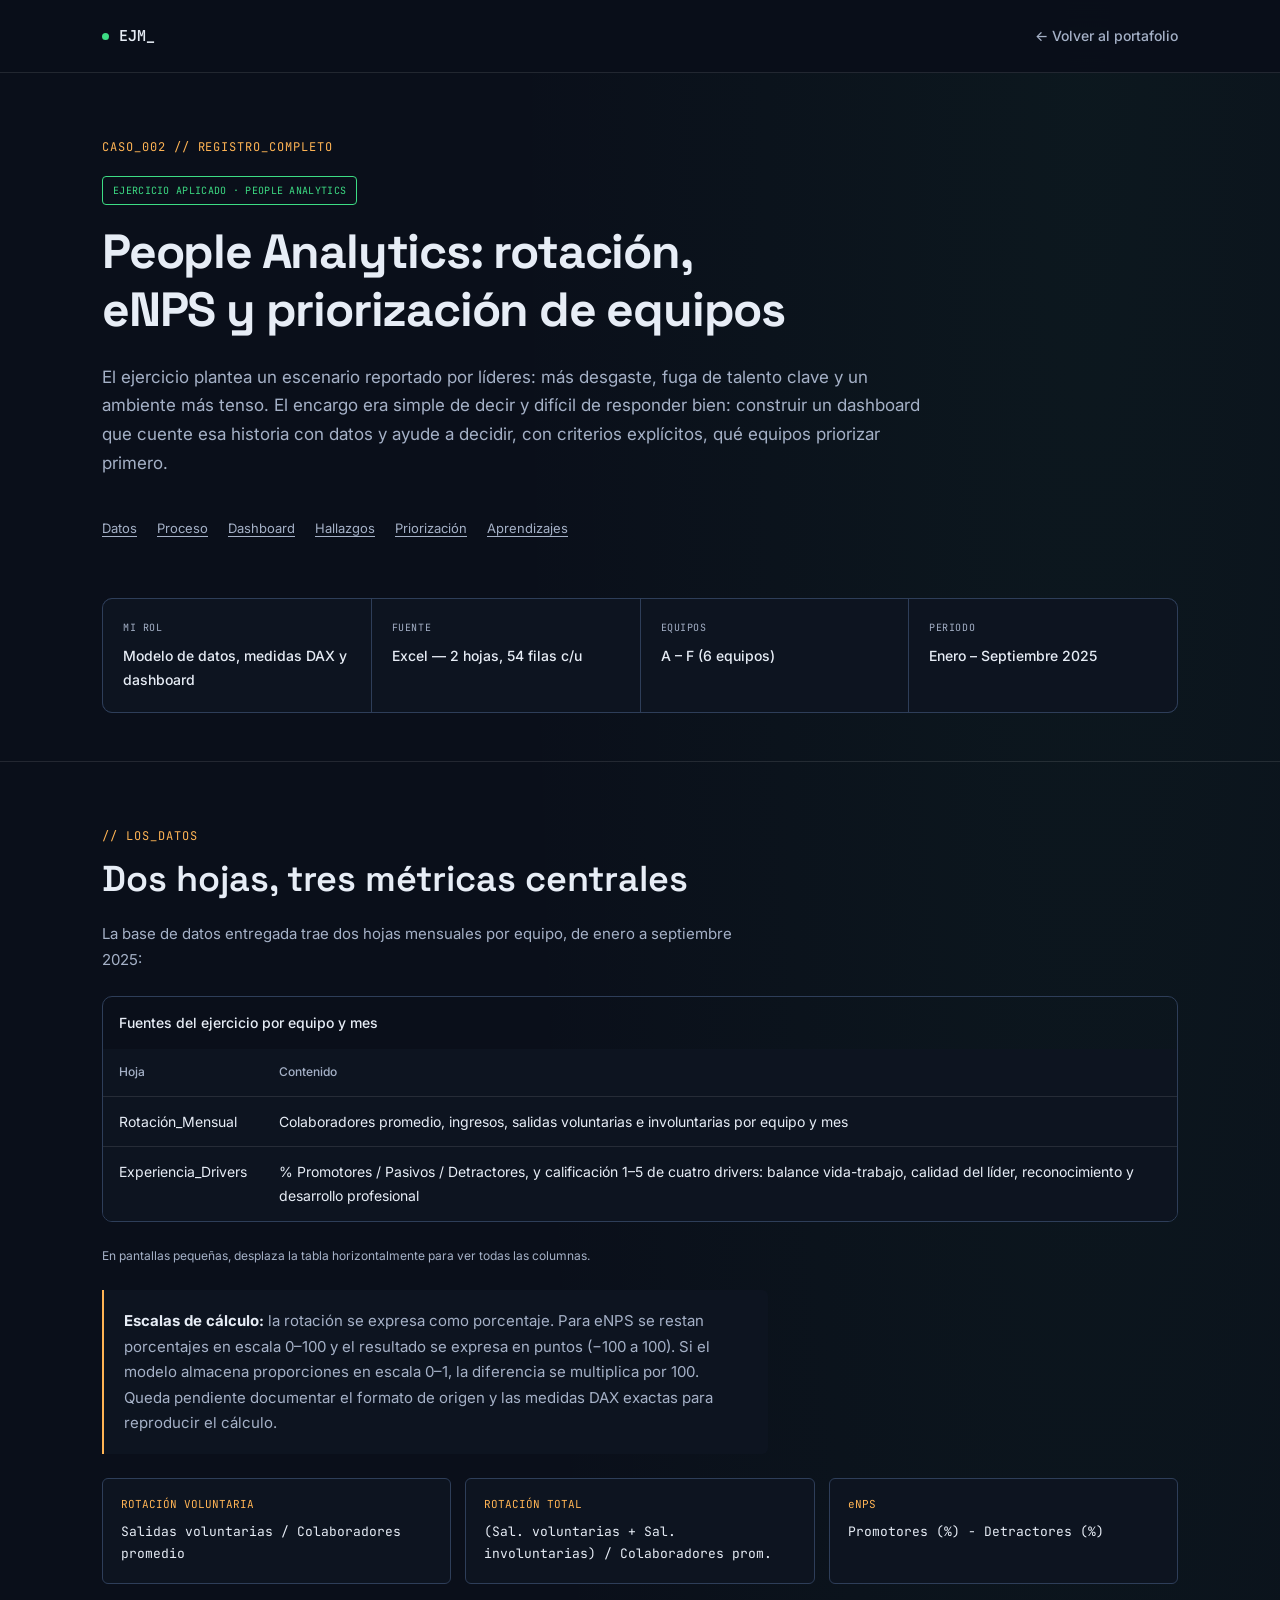
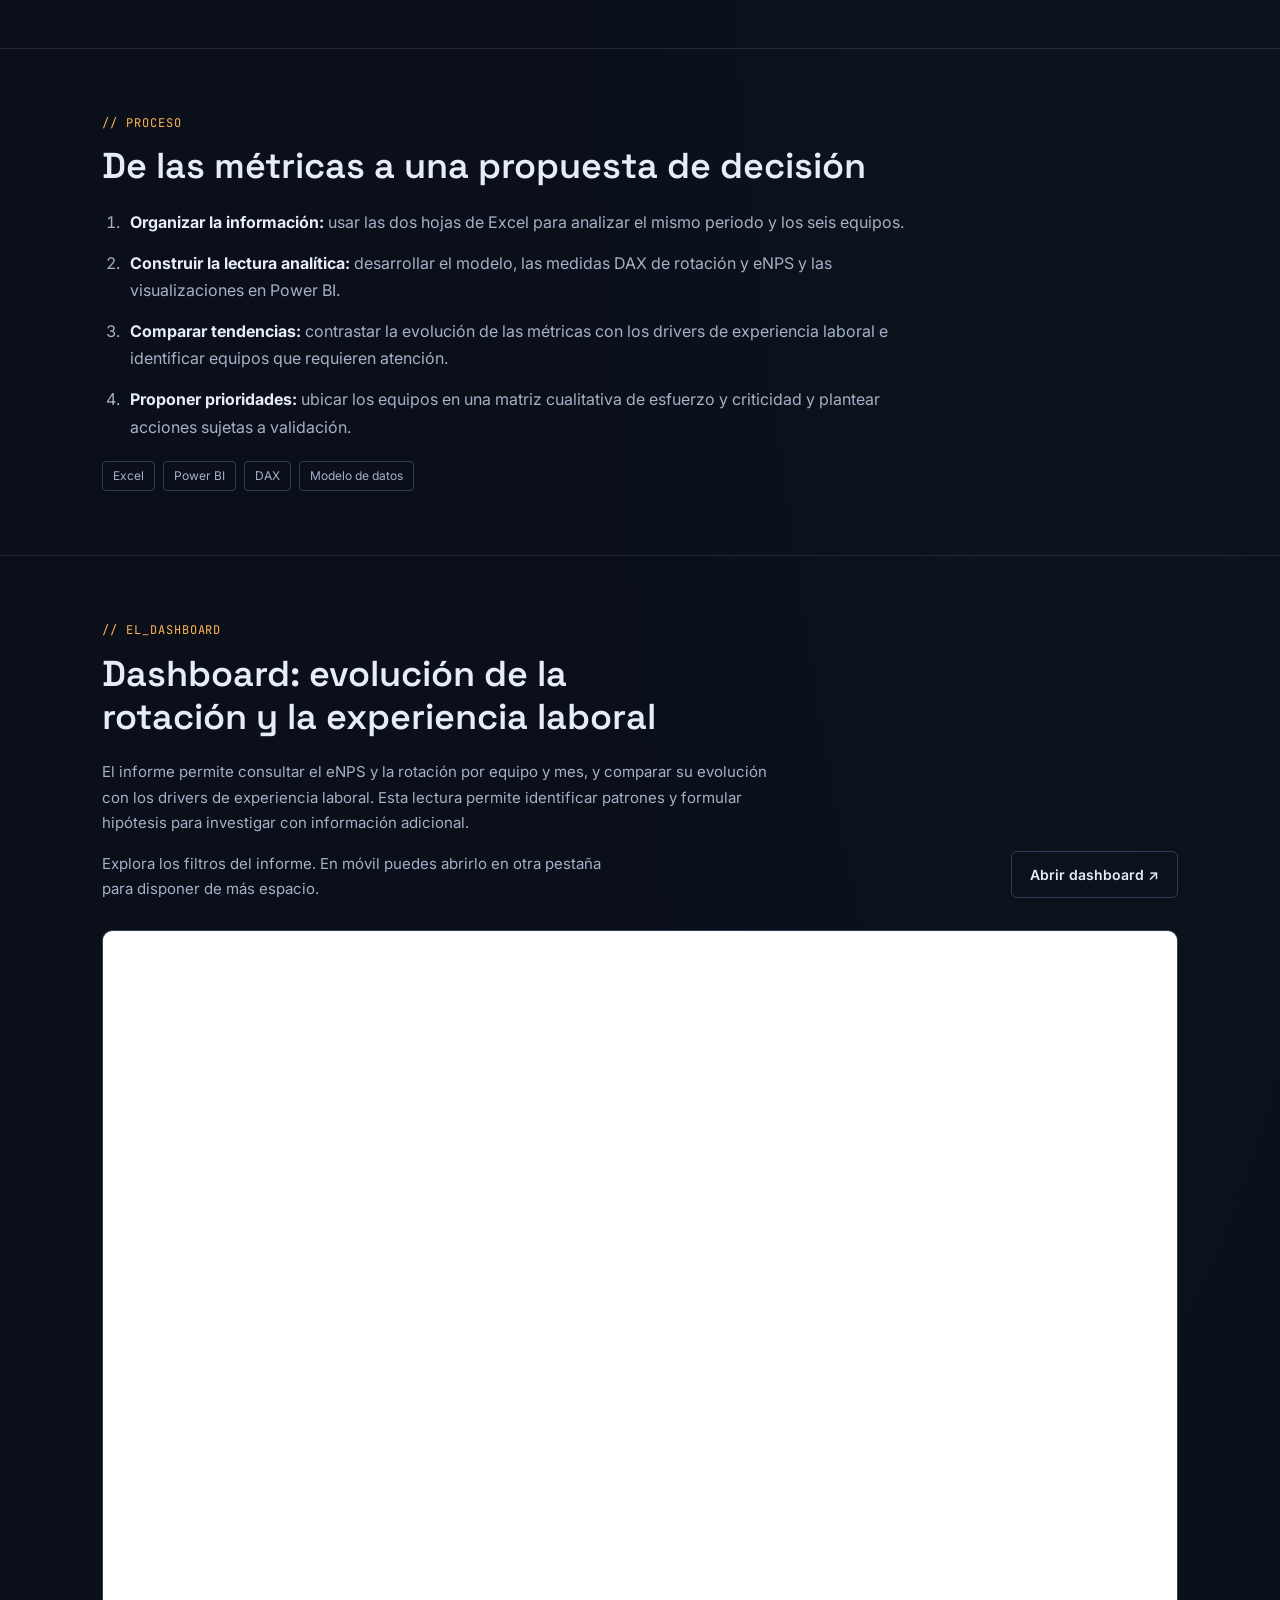
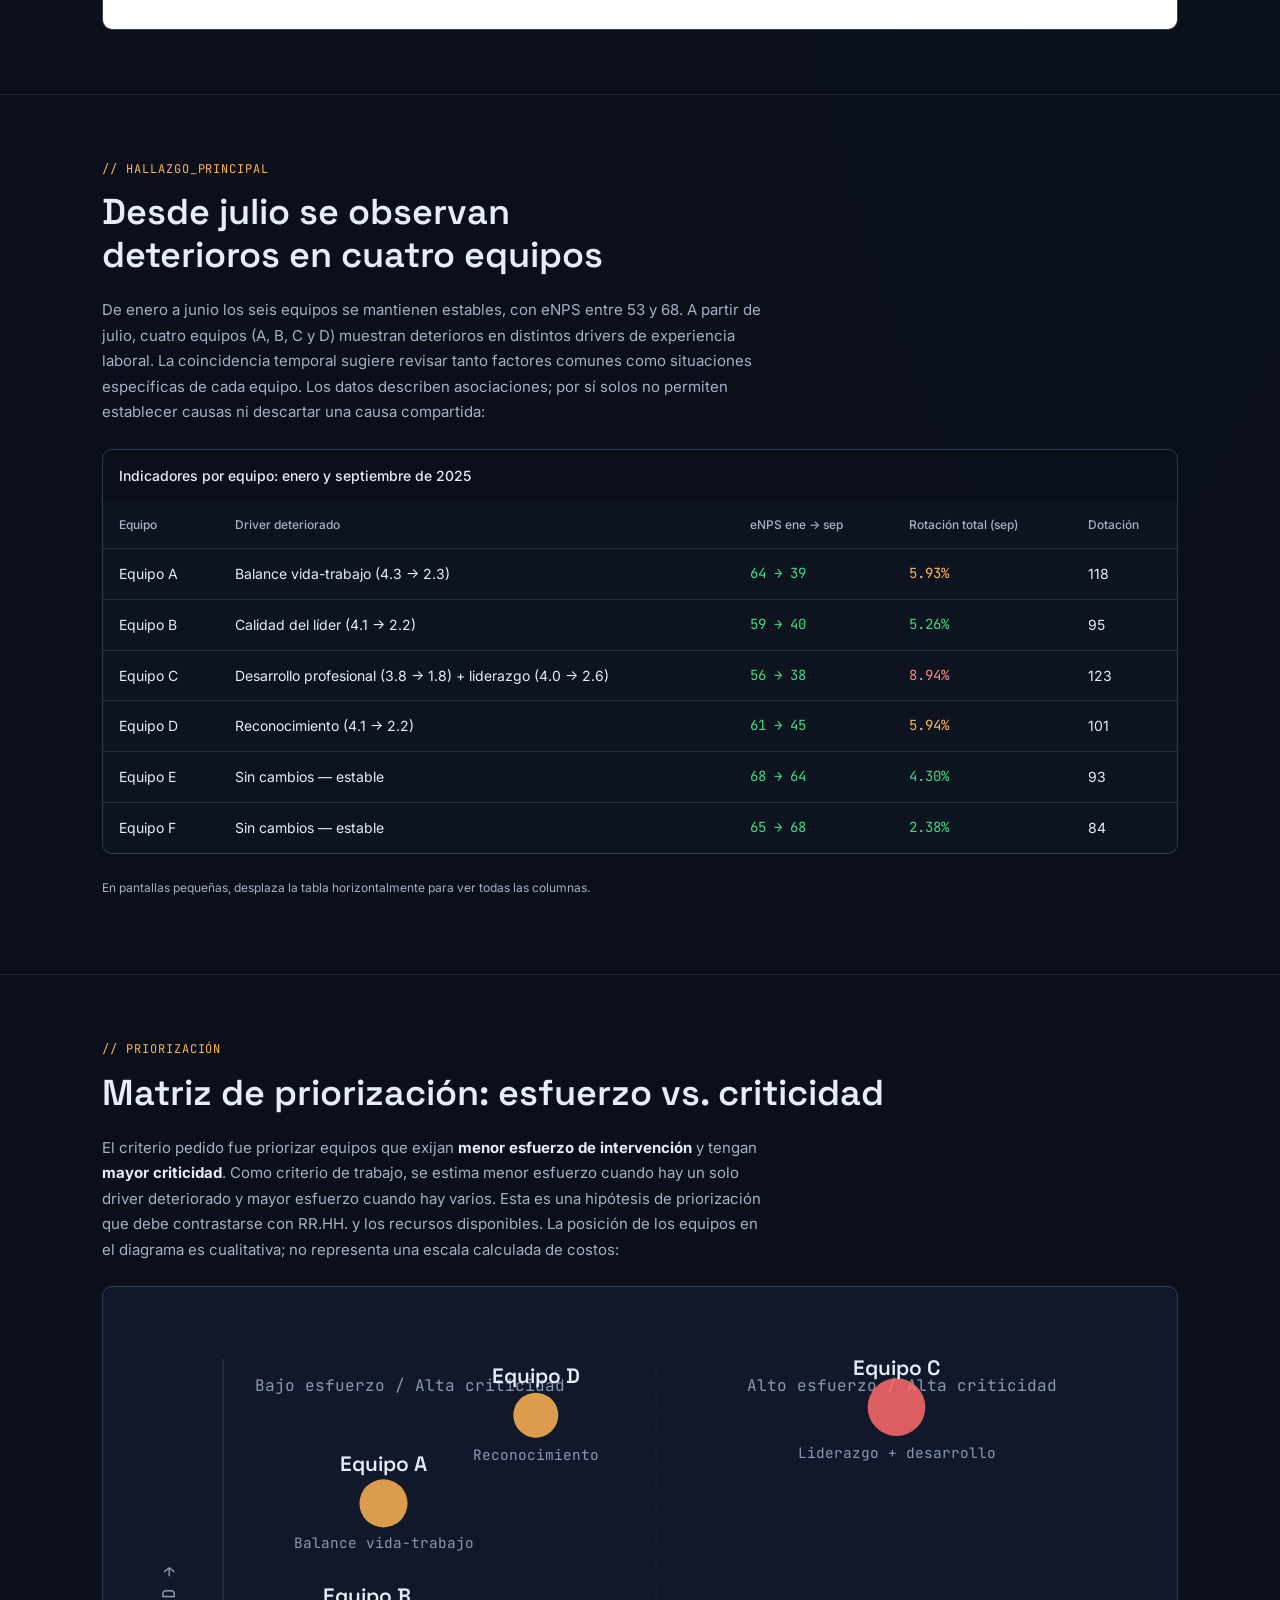
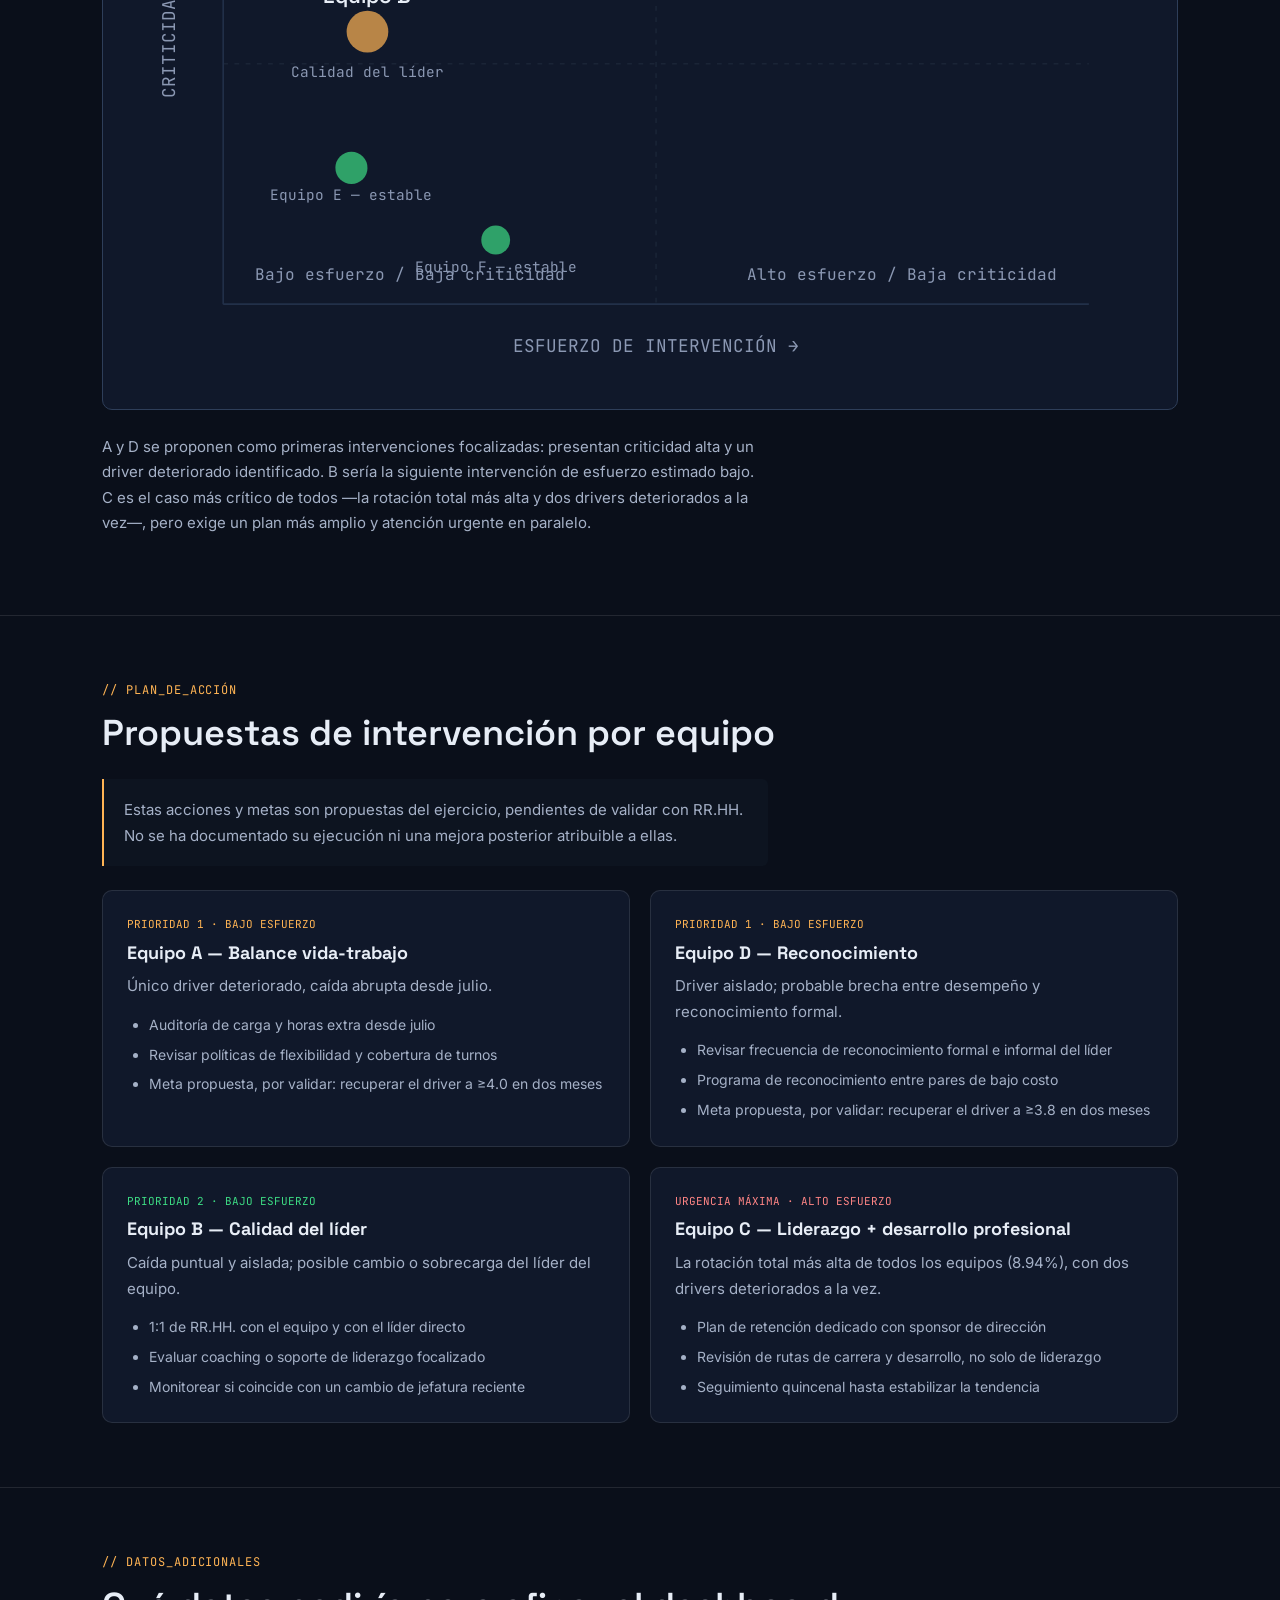
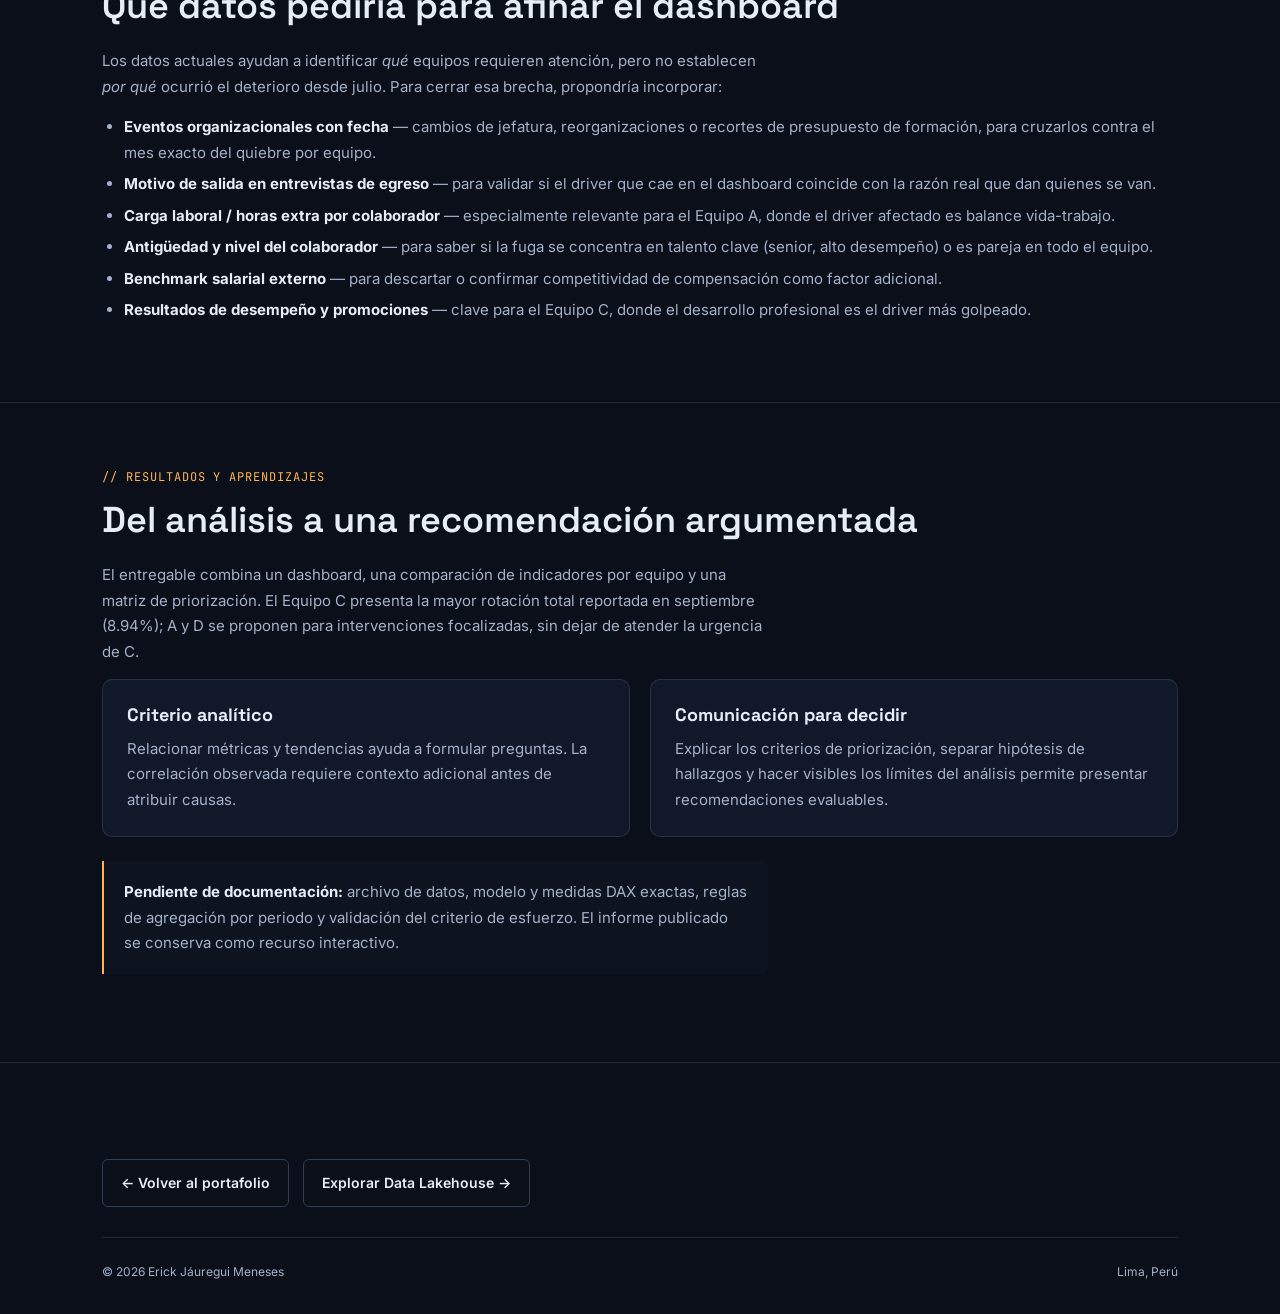
<file: proyecto-people-analytics.html>
<!DOCTYPE html>
<html lang="es">
<head>
<meta charset="UTF-8">
<meta name="viewport" content="width=device-width, initial-scale=1.0">
<title>People Analytics: Rotación y eNPS — Erick Jáuregui</title>
<meta name="description" content="Caso aplicado de People Analytics: rotación, eNPS, medidas DAX y priorización de seis equipos con Power BI. Proyecto de Erick Jauregui.">
<meta name="theme-color" content="#0a0f1a">
<link rel="preconnect" href="https://fonts.googleapis.com">
<link rel="preconnect" href="https://fonts.gstatic.com" crossorigin>
<link href="https://fonts.googleapis.com/css2?family=Space+Grotesk:wght@500;600;700&family=Inter:wght@400;500;600&family=JetBrains+Mono:wght@400;500&display=swap" rel="stylesheet">
<link rel="stylesheet" href="style.css">
</head>
<body class="project-page">
<a class="skip-link" href="#contenido">Saltar al contenido</a>

<nav class="site-nav" aria-label="Navegación principal">
  <div class="wrap">
    <a href="index.html" class="brand" aria-label="Erick Jauregui, inicio"><span class="dot" aria-hidden="true"></span>EJM_</a>
    <a href="index.html#proyectos" class="back-link">← Volver al portafolio</a>
  </div>
</nav>

<main id="contenido" tabindex="-1">
<header class="hero">
  <div class="wrap">
    <div class="eyebrow mono">CASO_002 // REGISTRO_COMPLETO</div>
    <span class="badge bi">EJERCICIO APLICADO · PEOPLE ANALYTICS</span>
    <h1 class="ptitle">People Analytics: rotación, eNPS y priorización de equipos</h1>
    <p class="lede">
      El ejercicio plantea un escenario reportado por líderes: más desgaste, fuga de talento clave
      y un ambiente más tenso. El encargo era simple de decir y difícil de responder bien: construir
      un dashboard que cuente esa historia con datos y ayude a decidir, con criterios explícitos, qué
      equipos priorizar primero.
    </p>

    <div class="project-outline" role="navigation" aria-label="Secciones del caso"><a href="#datos">Datos</a><a href="#proceso">Proceso</a><a href="#dashboard">Dashboard</a><a href="#hallazgos">Hallazgos</a><a href="#priorizacion">Priorización</a><a href="#aprendizajes">Aprendizajes</a></div>
    <div class="meta-strip">
      <div class="mcell"><div class="tlabel">MI ROL</div><div class="tvalue">Modelo de datos, medidas DAX y dashboard</div></div>
      <div class="mcell"><div class="tlabel">FUENTE</div><div class="tvalue">Excel — 2 hojas, 54 filas c/u</div></div>
      <div class="mcell"><div class="tlabel">EQUIPOS</div><div class="tvalue">A – F (6 equipos)</div></div>
      <div class="mcell"><div class="tlabel">PERIODO</div><div class="tvalue">Enero – Septiembre 2025</div></div>
    </div>
  </div>
</header>

<section id="datos">
  <div class="wrap">
    <div class="section-tag">// LOS_DATOS</div>
    <h2>Dos hojas, tres métricas centrales</h2>
    <p class="tight">La base de datos entregada trae dos hojas mensuales por equipo, de enero a
    septiembre 2025:</p>
    <div class="table-scroll" tabindex="0" role="region" aria-label="Fuentes del ejercicio por equipo y mes">
    <table class="data-table"><caption>Fuentes del ejercicio por equipo y mes</caption>
      <thead><tr><th scope="col">Hoja</th><th scope="col">Contenido</th></tr></thead>
      <tbody>
        <tr><td>Rotación_Mensual</td><td>Colaboradores promedio, ingresos, salidas voluntarias e involuntarias por equipo y mes</td></tr>
        <tr><td>Experiencia_Drivers</td><td>% Promotores / Pasivos / Detractores, y calificación 1–5 de cuatro drivers: balance vida-trabajo, calidad del líder, reconocimiento y desarrollo profesional</td></tr>
      </tbody>
    </table>
    </div>
    <p class="table-hint">En pantallas pequeñas, desplaza la tabla horizontalmente para ver todas las columnas.</p>

    <p class="note"><strong>Escalas de cálculo:</strong> la rotación se expresa como porcentaje. Para eNPS se restan porcentajes en escala 0–100 y el resultado se expresa en puntos (−100 a 100). Si el modelo almacena proporciones en escala 0–1, la diferencia se multiplica por 100. Queda pendiente documentar el formato de origen y las medidas DAX exactas para reproducir el cálculo.</p>
    <div class="formula-grid">
      <div class="formula">
        <div class="flabel">ROTACIÓN VOLUNTARIA</div>
        <div class="fexpr">Salidas voluntarias / Colaboradores promedio</div>
      </div>
      <div class="formula">
        <div class="flabel">ROTACIÓN TOTAL</div>
        <div class="fexpr">(Sal. voluntarias + Sal. involuntarias) / Colaboradores prom.</div>
      </div>
      <div class="formula">
        <div class="flabel">eNPS</div>
        <div class="fexpr">Promotores (%) − Detractores (%)</div>
      </div>
    </div>
  </div>
</section>

<section id="proceso">
  <div class="wrap">
    <div class="section-tag">// PROCESO</div>
    <h2>De las métricas a una propuesta de decisión</h2>
    <ol class="process-list">
      <li><strong>Organizar la información:</strong> usar las dos hojas de Excel para analizar el mismo periodo y los seis equipos.</li>
      <li><strong>Construir la lectura analítica:</strong> desarrollar el modelo, las medidas DAX de rotación y eNPS y las visualizaciones en Power BI.</li>
      <li><strong>Comparar tendencias:</strong> contrastar la evolución de las métricas con los drivers de experiencia laboral e identificar equipos que requieren atención.</li>
      <li><strong>Proponer prioridades:</strong> ubicar los equipos en una matriz cualitativa de esfuerzo y criticidad y plantear acciones sujetas a validación.</li>
    </ol>
    <div class="tags" aria-label="Tecnologías del proyecto"><span class="tag">Excel</span><span class="tag">Power BI</span><span class="tag">DAX</span><span class="tag">Modelo de datos</span></div>
  </div>
</section>
<section id="dashboard">
  <div class="wrap">
    <div class="section-tag">// EL_DASHBOARD</div>

    <h2>Dashboard: evolución de la rotación y la experiencia laboral</h2>

    <p class="tight">
      El informe permite consultar el eNPS y la rotación por equipo y mes, y comparar su
      evolución con los drivers de experiencia laboral. Esta lectura permite identificar patrones
      y formular hipótesis para investigar con información adicional.
    </p>

    <div class="powerbi-header"><p>Explora los filtros del informe. En móvil puedes abrirlo en otra pestaña para disponer de más espacio.</p><a class="powerbi-button" href="https://app.powerbi.com/view?r=eyJrIjoiN2JlOGYzOTEtYzIzMS00OGI1LWFmNjEtMDkyZWY3M2Q1YTI4IiwidCI6IjMyMDliNTBiLWI3OWItNDNkYy05ZmM0LThkNDJjNDA2ZGQ2MSIsImMiOjR9" target="_blank" rel="noopener noreferrer">Abrir dashboard ↗<span class="sr-only">(nueva pestaña)</span></a></div>
    <div class="powerbi-container powerbi-frame">
      <iframe
        title="Dashboard de People Analytics: rotación y eNPS por equipo"
        loading="lazy"
        src="https://app.powerbi.com/view?r=eyJrIjoiN2JlOGYzOTEtYzIzMS00OGI1LWFmNjEtMDkyZWY3M2Q1YTI4IiwidCI6IjMyMDliNTBiLWI3OWItNDNkYy05ZmM0LThkNDJjNDA2ZGQ2MSIsImMiOjR9"
        allowfullscreen>
      </iframe>
    </div>

  </div>
</section>

<section id="hallazgos">
  <div class="wrap">
    <div class="section-tag">// HALLAZGO_PRINCIPAL</div>
    <h2>Desde julio se observan deterioros en cuatro equipos</h2>
    <p class="tight">
      De enero a junio los seis equipos se mantienen estables, con eNPS entre 53 y 68. A partir de
      julio, cuatro equipos (A, B, C y D) muestran deterioros en distintos drivers de experiencia
      laboral. La coincidencia temporal sugiere revisar tanto factores comunes como situaciones
      específicas de cada equipo. Los datos describen asociaciones; por sí solos no permiten
      establecer causas ni descartar una causa compartida:
    </p>
    <div class="table-scroll" tabindex="0" role="region" aria-label="Indicadores por equipo: enero y septiembre de 2025">
    <table class="data-table"><caption>Indicadores por equipo: enero y septiembre de 2025</caption>
      <thead><tr><th scope="col">Equipo</th><th scope="col">Driver deteriorado</th><th scope="col">eNPS ene → sep</th><th scope="col">Rotación total (sep)</th><th scope="col">Dotación</th></tr></thead>
      <tbody>
        <tr><td>Equipo A</td><td>Balance vida-trabajo (4.3 → 2.3)</td><td class="num">64 → 39</td><td class="num warn">5.93%</td><td>118</td></tr>
        <tr><td>Equipo B</td><td>Calidad del líder (4.1 → 2.2)</td><td class="num">59 → 40</td><td class="num">5.26%</td><td>95</td></tr>
        <tr><td>Equipo C</td><td>Desarrollo profesional (3.8 → 1.8) + liderazgo (4.0 → 2.6)</td><td class="num">56 → 38</td><td class="num crit">8.94%</td><td>123</td></tr>
        <tr><td>Equipo D</td><td>Reconocimiento (4.1 → 2.2)</td><td class="num">61 → 45</td><td class="num warn">5.94%</td><td>101</td></tr>
        <tr><td>Equipo E</td><td>Sin cambios — estable</td><td class="num" style="color:var(--green);">68 → 64</td><td class="num" style="color:var(--green);">4.30%</td><td>93</td></tr>
        <tr><td>Equipo F</td><td>Sin cambios — estable</td><td class="num" style="color:var(--green);">65 → 68</td><td class="num" style="color:var(--green);">2.38%</td><td>84</td></tr>
      </tbody>
    </table>
    </div>
    <p class="table-hint">En pantallas pequeñas, desplaza la tabla horizontalmente para ver todas las columnas.</p>
  </div>
</section>

<section id="priorizacion">
  <div class="wrap">
    <div class="section-tag">// PRIORIZACIÓN</div>
    <h2>Matriz de priorización: esfuerzo vs. criticidad</h2>
    <p class="tight">
      El criterio pedido fue priorizar equipos que exijan <strong style="color:var(--text)">menor esfuerzo de
      intervención</strong> y tengan <strong style="color:var(--text)">mayor criticidad</strong>. Como criterio de trabajo, se estima menor esfuerzo cuando hay un solo
      driver deteriorado y mayor esfuerzo cuando hay varios. Esta es una hipótesis de
      priorización que debe contrastarse con RR.HH. y los recursos disponibles. La posición de
      los equipos en el diagrama es cualitativa; no representa una escala calculada de costos:
    </p>

    <div class="quadrant-wrap diagram-scroll" tabindex="0" role="region" aria-label="Matriz de priorización, desplazable horizontalmente">
      <svg viewBox="0 0 640 420" xmlns="http://www.w3.org/2000/svg" role="img" aria-label="Matriz de priorización: esfuerzo de intervención en el eje horizontal, criticidad en el eje vertical">

        <line class="grid-line" x1="60" y1="220" x2="600" y2="220"/>
        <line class="grid-line" x1="330" y1="30" x2="330" y2="370"/>
        <line class="axis-line" x1="60" y1="370" x2="600" y2="370"/>
        <line class="axis-line" x1="60" y1="30" x2="60" y2="370"/>

        <text class="axis-label" x="330" y="400" text-anchor="middle">ESFUERZO DE INTERVENCIÓN →</text>
        <text class="axis-label" x="30" y="200" text-anchor="middle" transform="rotate(-90 30 200)">CRITICIDAD →</text>

        <text class="q-label" x="80" y="50">Bajo esfuerzo / Alta criticidad</text>
        <text class="q-label" x="80" y="355" text-anchor="start">Bajo esfuerzo / Baja criticidad</text>
        <text class="q-label" x="580" y="50" text-anchor="end">Alto esfuerzo / Alta criticidad</text>
        <text class="q-label" x="580" y="355" text-anchor="end">Alto esfuerzo / Baja criticidad</text>

        <!-- Equipo A: esfuerzo bajo, criticidad alta -->
        <circle cx="160" cy="120" r="15" fill="#ffb454" fill-opacity="0.85"/>
        <text class="pt-label" x="160" y="100" text-anchor="middle">Equipo A</text>
        <text class="pt-sub" x="160" y="148" text-anchor="middle">Balance vida-trabajo</text>

        <!-- Equipo B: esfuerzo bajo, criticidad media -->
        <circle cx="150" cy="200" r="13" fill="#ffb454" fill-opacity="0.7"/>
        <text class="pt-label" x="150" y="182" text-anchor="middle">Equipo B</text>
        <text class="pt-sub" x="150" y="228" text-anchor="middle">Calidad del líder</text>

        <!-- Equipo D: esfuerzo bajo-medio, criticidad alta -->
        <circle cx="255" cy="65" r="14" fill="#ffb454" fill-opacity="0.85"/>
        <text class="pt-label" x="255" y="45" text-anchor="middle">Equipo D</text>
        <text class="pt-sub" x="255" y="93" text-anchor="middle">Reconocimiento</text>

        <!-- Equipo C: esfuerzo alto, criticidad muy alta -->
        <circle cx="480" cy="60" r="18" fill="#ff6b6b" fill-opacity="0.85"/>
        <text class="pt-label" x="480" y="40" text-anchor="middle">Equipo C</text>
        <text class="pt-sub" x="480" y="92" text-anchor="middle">Liderazgo + desarrollo</text>

        <!-- E, F estables -->
        <circle cx="140" cy="285" r="10" fill="#3ddc84" fill-opacity="0.7"/>
        <text class="pt-sub" x="140" y="305" text-anchor="middle">Equipo E — estable</text>
        <circle cx="230" cy="330" r="9" fill="#3ddc84" fill-opacity="0.7"/>
        <text class="pt-sub" x="230" y="350" text-anchor="middle">Equipo F — estable</text>
      </svg>
    </div>
    <p style="margin-top:14px;">
      A y D se proponen como primeras intervenciones focalizadas: presentan criticidad alta
      y un driver deteriorado identificado. B sería la siguiente intervención de esfuerzo estimado bajo. C es el caso más crítico de todos
      —la rotación total más alta y dos drivers deteriorados a la vez—, pero exige un plan más
      amplio y atención urgente en paralelo.
    </p>
  </div>
</section>

<section id="acciones">
  <div class="wrap">
    <div class="section-tag">// PLAN_DE_ACCIÓN</div>
    <h2>Propuestas de intervención por equipo</h2>
    <p class="note">Estas acciones y metas son propuestas del ejercicio, pendientes de validar con RR.HH. No se ha documentado su ejecución ni una mejora posterior atribuible a ellas.</p>
    <div class="card-grid">
      <div class="mini-card">
        <span class="mono-tag warn">PRIORIDAD 1 · BAJO ESFUERZO</span>
        <h3>Equipo A — Balance vida-trabajo</h3>
        <p>Único driver deteriorado, caída abrupta desde julio.</p>
        <ul>
          <li>Auditoría de carga y horas extra desde julio</li>
          <li>Revisar políticas de flexibilidad y cobertura de turnos</li>
          <li>Meta propuesta, por validar: recuperar el driver a ≥4.0 en dos meses</li>
        </ul>
      </div>
      <div class="mini-card">
        <span class="mono-tag warn">PRIORIDAD 1 · BAJO ESFUERZO</span>
        <h3>Equipo D — Reconocimiento</h3>
        <p>Driver aislado; probable brecha entre desempeño y reconocimiento formal.</p>
        <ul>
          <li>Revisar frecuencia de reconocimiento formal e informal del líder</li>
          <li>Programa de reconocimiento entre pares de bajo costo</li>
          <li>Meta propuesta, por validar: recuperar el driver a ≥3.8 en dos meses</li>
        </ul>
      </div>
      <div class="mini-card">
        <span class="mono-tag ok">PRIORIDAD 2 · BAJO ESFUERZO</span>
        <h3>Equipo B — Calidad del líder</h3>
        <p>Caída puntual y aislada; posible cambio o sobrecarga del líder del equipo.</p>
        <ul>
          <li>1:1 de RR.HH. con el equipo y con el líder directo</li>
          <li>Evaluar coaching o soporte de liderazgo focalizado</li>
          <li>Monitorear si coincide con un cambio de jefatura reciente</li>
        </ul>
      </div>
      <div class="mini-card">
        <span class="mono-tag crit">URGENCIA MÁXIMA · ALTO ESFUERZO</span>
        <h3>Equipo C — Liderazgo + desarrollo profesional</h3>
        <p>La rotación total más alta de todos los equipos (8.94%), con dos drivers deteriorados
        a la vez.</p>
        <ul>
          <li>Plan de retención dedicado con sponsor de dirección</li>
          <li>Revisión de rutas de carrera y desarrollo, no solo de liderazgo</li>
          <li>Seguimiento quincenal hasta estabilizar la tendencia</li>
        </ul>
      </div>
    </div>
  </div>
</section>

<section id="limites">
  <div class="wrap">
    <div class="section-tag">// DATOS_ADICIONALES</div>
    <h2>Qué datos pediría para afinar el dashboard</h2>
    <p class="tight">Los datos actuales ayudan a identificar <em>qué</em> equipos requieren atención,
    pero no establecen <em>por qué</em> ocurrió el deterioro desde julio. Para cerrar esa brecha, propondría incorporar:</p>
    <ul class="plain">
      <li><strong style="color:var(--text)">Eventos organizacionales con fecha</strong> — cambios de jefatura, reorganizaciones o recortes de presupuesto de formación, para cruzarlos contra el mes exacto del quiebre por equipo.</li>
      <li><strong style="color:var(--text)">Motivo de salida en entrevistas de egreso</strong> — para validar si el driver que cae en el dashboard coincide con la razón real que dan quienes se van.</li>
      <li><strong style="color:var(--text)">Carga laboral / horas extra por colaborador</strong> — especialmente relevante para el Equipo A, donde el driver afectado es balance vida-trabajo.</li>
      <li><strong style="color:var(--text)">Antigüedad y nivel del colaborador</strong> — para saber si la fuga se concentra en talento clave (senior, alto desempeño) o es pareja en todo el equipo.</li>
      <li><strong style="color:var(--text)">Benchmark salarial externo</strong> — para descartar o confirmar competitividad de compensación como factor adicional.</li>
      <li><strong style="color:var(--text)">Resultados de desempeño y promociones</strong> — clave para el Equipo C, donde el desarrollo profesional es el driver más golpeado.</li>
    </ul>
  </div>
</section>

<section id="aprendizajes">
  <div class="wrap">
    <div class="section-tag">// RESULTADOS Y APRENDIZAJES</div>
    <h2>Del análisis a una recomendación argumentada</h2>
    <p>El entregable combina un dashboard, una comparación de indicadores por equipo y una matriz de priorización. El Equipo C presenta la mayor rotación total reportada en septiembre (8.94%); A y D se proponen para intervenciones focalizadas, sin dejar de atender la urgencia de C.</p>
    <div class="card-grid">
      <div class="mini-card"><h3>Criterio analítico</h3><p>Relacionar métricas y tendencias ayuda a formular preguntas. La correlación observada requiere contexto adicional antes de atribuir causas.</p></div>
      <div class="mini-card"><h3>Comunicación para decidir</h3><p>Explicar los criterios de priorización, separar hipótesis de hallazgos y hacer visibles los límites del análisis permite presentar recomendaciones evaluables.</p></div>
    </div>
    <p class="note"><strong>Pendiente de documentación:</strong> archivo de datos, modelo y medidas DAX exactas, reglas de agregación por periodo y validación del criterio de esfuerzo. El informe publicado se conserva como recurso interactivo.</p>
  </div>
</section>
</main>

<footer>
  <div class="wrap">
    <div class="cta-row"><a class="btn" href="index.html#proyectos">← Volver al portafolio</a><a class="btn" href="proyecto-lakehouse.html">Explorar Data Lakehouse →</a></div>
    <div class="foot-note" style="margin-top:30px;">
      <span>© 2026 Erick Jáuregui Meneses</span>
      <span>Lima, Perú</span>
    </div>
  </div>
</footer>

</body>
</html>
</file>
<file: style.css>
:root {
  color-scheme: dark;
  --bg: #0a0f1a;
  --panel: #10182a;
  --panel-2: #0d1420;
  --border: #2e3e59;
  --border-soft: rgba(255, 255, 255, .1);
  --text: #e7edf6;
  --text-muted: #a5b1c7;
  --amber: #ffb454;
  --green: #3ddc84;
  --red: #ff8585;
  --radius: 10px;
}
* { box-sizing: border-box; }
html { scroll-behavior: smooth; scroll-padding-top: 116px; }
body {
  margin: 0;
  background: radial-gradient(ellipse at 85% 0, rgba(61, 220, 132, .045), transparent 38%), var(--bg);
  color: var(--text);
  font-family: 'Inter', sans-serif;
  line-height: 1.7;
  -webkit-font-smoothing: antialiased;
}
a { color: inherit; text-underline-offset: .25em; }
a:hover { color: var(--amber); }
::selection { background: var(--amber); color: var(--bg); }
:focus-visible { outline: 2px solid var(--amber); outline-offset: 5px; }
main:focus { outline: none; }
img { max-width: 100%; height: auto; display: block; }
iframe { border: 0; display: block; width: 100%; }
svg { display: block; }
p { color: var(--text-muted); max-width: 74ch; }
h1, h2, h3, h4 { font-family: 'Space Grotesk', sans-serif; line-height: 1.2; text-wrap: balance; }
h1 { font-size: clamp(32px, 5vw, 48px); }
h2 { font-size: clamp(27px, 3.6vw, 36px); margin: 0 0 20px; font-weight: 600; }
h3 { font-size: 21px; }
.wrap { max-width: 1140px; margin: 0 auto; padding: 0 32px; }
.mono, .section-tag, .eyebrow, .case-id, .tlabel, .rk, .mono-tag { font-family: 'JetBrains Mono', monospace; }
.skip-link { position: fixed; top: 12px; left: 16px; z-index: 100; padding: 12px 18px; border-radius: 6px; background: var(--amber); color: var(--bg); transform: translateY(-160%); }
.skip-link:focus { transform: translateY(0); color: var(--bg); }
.sr-only { position: absolute; width: 1px; height: 1px; padding: 0; margin: -1px; overflow: hidden; clip-path: inset(50%); white-space: nowrap; border: 0; }

/* Navigation stays available without JavaScript at every screen size. */
.site-nav { position: sticky; top: 0; z-index: 50; background: rgba(10, 15, 26, .96); backdrop-filter: blur(12px); border-bottom: 1px solid var(--border-soft); }
.site-nav .wrap { display: flex; align-items: center; justify-content: space-between; gap: 16px; min-height: 72px; }
.brand { display: inline-flex; align-items: center; gap: 10px; font: 600 15px 'JetBrains Mono', monospace; text-decoration: none; padding: 12px 0; }
.dot { width: 7px; height: 7px; border-radius: 50%; background: var(--green); flex: none; }
.site-nav ul { list-style: none; display: flex; flex-wrap: wrap; gap: 8px 24px; margin: 0; padding: 0; }
.navlink, .back-link { display: inline-flex; align-items: center; min-height: 44px; color: var(--text-muted); text-decoration: none; font-size: 14px; font-weight: 500; }
.navlink:hover, .back-link:hover { color: var(--amber); }
.hero { padding: 64px 0 48px; }
.home-hero { padding-top: 80px; }
.eyebrow, .section-tag { color: var(--amber); font-size: 12px; letter-spacing: .08em; margin-bottom: 18px; }
.name { font-size: clamp(42px, 7.5vw, 84px); line-height: 1.02; letter-spacing: -.045em; margin: 0; }
.name span { color: var(--text-muted); }
.role { font-size: clamp(16px, 2.5vw, 20px); margin: 24px 0 14px; }
.role strong { color: var(--text); font-weight: 500; }
.availability { display: inline-flex; align-items: center; gap: 10px; margin: 0; padding: 8px 14px; color: var(--green); font-size: 13px; border: 1px solid rgba(61, 220, 132, .3); border-radius: 24px; background: rgba(61, 220, 132, .04); }
.intro { font-size: 17px; max-width: 720px; margin: 28px 0 0; }
.intro-secondary { font-size: 15px; margin-top: 12px; }
.cta-row, .cv-actions { display: flex; flex-wrap: wrap; align-items: center; gap: 14px; margin-top: 32px; }
.btn, .powerbi-button { display: inline-flex; justify-content: center; align-items: center; gap: 12px; min-height: 46px; padding: 11px 18px; border: 1px solid var(--border); border-radius: 6px; color: var(--text); font-size: 14px; font-weight: 600; text-decoration: none; transition: border-color .18s ease, background .18s ease; }
.btn:hover, .powerbi-button:hover { border-color: var(--amber); color: var(--amber); background: rgba(255, 180, 84, .04); }
.btn-primary { background: var(--amber); border-color: var(--amber); color: #14100a; }
.btn-primary:hover { background: #ffc478; color: #14100a; }
.text-link { padding: 10px 4px; font-size: 14px; font-weight: 500; }
.telemetry, .meta-strip { display: grid; grid-template-columns: repeat(4, minmax(0, 1fr)); gap: 1px; border: 1px solid var(--border); border-radius: var(--radius); overflow: hidden; background: var(--border); margin-top: 48px; }
.tcell, .mcell { padding: 20px; background: var(--panel-2); }
.tlabel { font-size: 10px; letter-spacing: .055em; color: var(--text-muted); margin-bottom: 8px; }
.tvalue { font-size: 14px; font-weight: 500; }
section { padding: 64px 0; border-top: 1px solid var(--border-soft); }
.section-head { margin-bottom: 30px; }
.section-sub { font-size: 15px; max-width: 66ch; margin: 0; }
.section-tag { margin-bottom: 12px; }

/* Project summaries */
.case-featured { padding: 30px; border: 1px solid var(--border); border-radius: var(--radius); background: var(--panel); }
.case-featured + .case-featured { margin-top: 28px; }
.case-head { display: flex; flex-wrap: wrap; justify-content: space-between; align-items: center; gap: 12px; margin-bottom: 26px; }
.case-id { font-size: 11px; color: var(--text-muted); letter-spacing: .035em; }
.badge { display: inline-block; font: 10px 'JetBrains Mono', monospace; letter-spacing: .03em; padding: 7px 10px; border: 1px solid currentColor; border-radius: 4px; color: #99bfff; }
.badge.bi { color: var(--green); }
.case-content { display: grid; grid-template-columns: minmax(0, 1.3fr) minmax(0, 1fr); align-items: center; gap: 32px; margin-bottom: 24px; }
.case-title { font-size: clamp(23px, 3vw, 29px); margin: 0 0 16px; }
.case-desc { font-size: 15px; margin: 0 0 16px; }
.case-note { font-size: 13px; margin: 0; }
.case-image { margin: 0; min-width: 0; }
.case-image img { width: 100%; border-radius: 5px; background: #fff; }
figcaption { font-size: 11px; color: var(--text-muted); padding-top: 8px; }
.readout { display: grid; grid-template-columns: repeat(4, minmax(0, 1fr)); gap: 16px; background: var(--panel-2); border: 1px solid var(--border-soft); border-radius: 6px; padding: 18px; margin-bottom: 22px; }
.readout span { display: block; }
.rk { font-size: 10px; color: var(--text-muted); margin-bottom: 7px; }
.rv { font-family: 'JetBrains Mono', monospace; font-size: 14px; color: var(--green); }
.tags, .chip-row, .team-list { display: flex; flex-wrap: wrap; gap: 8px; }
.tag { color: var(--text-muted); font-size: 12px; border: 1px solid var(--border); padding: 4px 10px; border-radius: 4px; }
.case-bottom { display: flex; flex-wrap: wrap; justify-content: space-between; align-items: center; gap: 20px; border-top: 1px solid var(--border-soft); margin-top: 24px; padding-top: 20px; }
.case-bottom p { font-size: 12px; margin: 0; }
.case-featured.in { animation: arrive .5s ease both; }
@keyframes arrive { from { transform: translateY(12px); } to { transform: translateY(0); } }
.skill-groups, .card-grid { display: grid; grid-template-columns: repeat(2, minmax(0, 1fr)); gap: 20px; }
.skill-group, .mini-card { background: var(--panel); padding: 24px; border: 1px solid var(--border-soft); border-radius: var(--radius); }
.skill-group h3 { font-size: 18px; margin: 0 0 18px; }
.chip, .team-chip { border: 1px solid var(--border); border-radius: 20px; padding: 6px 12px; font-size: 13px; }
.team-chip.you { border-color: var(--green); color: var(--green); }

/* Shared case-study layout */
.project-page .hero .badge { margin-bottom: 18px; }
.ptitle { max-width: 900px; margin: 0 0 24px; letter-spacing: -.025em; }
.lede { font-size: 17px; margin: 0; max-width: 76ch; }
.project-page section h2 { max-width: 900px; }
.project-page section p, .plain { font-size: 15px; }
.tight { margin-top: 0; }
.project-page .tags { margin-top: 20px; }
.mini-card h3 { font-size: 18px; margin: 0 0 10px; }
.mini-card p { margin: 0; font-size: 14px; }
.mono-tag { display: block; font-size: 11px; color: var(--amber); margin-bottom: 8px; overflow-wrap: anywhere; }
.mini-card ul, .plain, .process-list { padding-left: 22px; color: var(--text-muted); }
.mini-card ul { font-size: 14px; margin-bottom: 0; }
li + li { margin-top: 6px; }
.site-nav li + li { margin-top: 0; }
.process-list li { padding-left: 6px; margin-bottom: 14px; max-width: 80ch; }
.process-list strong { color: var(--text); }
.project-outline { display: flex; flex-wrap: wrap; gap: 8px 20px; margin: 28px 0 0; }
.project-outline a { display: inline-flex; align-items: center; min-height: 44px; font-size: 13px; color: var(--text-muted); }
.project-outline a:hover { color: var(--amber); }
.project-figure { margin: 28px 0; padding: 12px; background: var(--panel); border: 1px solid var(--border); border-radius: var(--radius); }
.project-figure > a { display: block; }
.project-figure img { width: 100%; max-width: 1000px; margin: auto; border-radius: 3px; }
.project-figure figcaption { padding: 10px 4px 0; }
.table-scroll, .diagram-scroll { overflow-x: auto; overscroll-behavior-x: contain; border: 1px solid var(--border); border-radius: var(--radius); margin: 24px 0; }
.data-table { width: 100%; border-collapse: collapse; text-align: left; font-size: 14px; background: var(--panel-2); }
.data-table caption { text-align: left; padding: 14px 16px; font-weight: 500; color: var(--text); }
.data-table th, .data-table td { padding: 13px 16px; border-bottom: 1px solid var(--border-soft); vertical-align: top; }
.data-table th { color: var(--text-muted); font-size: 12px; font-weight: 500; }
.data-table tbody tr:last-child td { border-bottom: 0; }
.data-table .num { color: var(--green); font-family: 'JetBrains Mono', monospace; white-space: nowrap; }
.warn, .data-table .num.warn { color: var(--amber); }
.crit, .data-table .num.crit { color: var(--red); }
.ok { color: var(--green); }
.table-hint { font-size: 12px !important; }
.formula-grid { display: grid; grid-template-columns: repeat(3, minmax(0, 1fr)); gap: 14px; margin-top: 24px; }
.formula { padding: 18px; background: var(--panel-2); border: 1px solid var(--border); border-radius: 6px; }
.flabel { color: var(--amber); font: 11px 'JetBrains Mono', monospace; margin-bottom: 10px; }
.fexpr { font: 13px/1.7 'JetBrains Mono', monospace; overflow-wrap: anywhere; }
.quadrant-wrap { background: var(--panel); padding: 24px; }
.quadrant-wrap svg { width: 100%; min-width: 640px; height: auto; }
.note { margin: 24px 0; padding: 18px 20px; border-left: 2px solid var(--amber); background: var(--panel-2); border-radius: 0 6px 6px 0; font-size: 14px; }
.note strong { color: var(--text); }
.powerbi-container { margin-top: 28px; }
.powerbi-header { display: flex; justify-content: space-between; align-items: flex-start; flex-wrap: wrap; gap: 20px; margin-bottom: 20px; }
.powerbi-header h3 { margin: 0 0 10px; }
.powerbi-header p { margin: 0; max-width: 58ch; }
.powerbi-frame { height: clamp(440px, 58vw, 700px); overflow: hidden; border: 1px solid var(--border); border-radius: var(--radius); background: var(--panel); }
.powerbi-frame iframe { height: 100%; }
.related-project { margin-top: 28px; }

/* Contact and CV */
footer { padding: 64px 0 32px; border-top: 1px solid var(--border-soft); }
.footer-title { font-size: clamp(28px, 4.5vw, 42px); max-width: 650px; }
.footer-sub { max-width: 600px; margin: 0 0 24px; }
.contact-list { display: flex; flex-direction: column; align-items: flex-start; gap: 8px; }
.contact-list a { display: inline-flex; align-items: center; gap: 12px; min-height: 44px; font-size: 15px; overflow-wrap: anywhere; }
.foot-note { margin-top: 40px; padding-top: 24px; border-top: 1px solid var(--border-soft); display: flex; flex-wrap: wrap; justify-content: space-between; gap: 12px; font-size: 12px; color: var(--text-muted); }
.cv-page { padding: 56px 0; }
.cv-actions { margin-bottom: 24px; }
.cv-viewer { height: clamp(500px, 80vh, 1000px); border: 1px solid var(--border); border-radius: var(--radius); overflow: hidden; background: var(--panel); }
.cv-viewer iframe { height: 100%; }

@media (max-width: 800px) {
  .telemetry, .meta-strip, .readout { grid-template-columns: repeat(2, minmax(0, 1fr)); }
  .case-content { grid-template-columns: 1fr; gap: 24px; }
  .case-image { max-width: 600px; }
  .formula-grid { grid-template-columns: 1fr; }
  .project-page .data-table { min-width: 570px; }
}
@media (max-width: 560px) {
  .wrap { padding: 0 20px; }
  .site-nav .wrap { flex-wrap: wrap; padding-top: 8px; padding-bottom: 8px; gap: 0 12px; }
  .site-nav ul { width: 100%; justify-content: space-between; gap: 6px; }
  .site-nav .navlink { font-size: 13px; }
  .back-link { font-size: 12px; }
  .home-hero { padding-top: 48px; }
  .hero { padding-bottom: 36px; }
  .intro { font-size: 16px; }
  .availability { font-size: 12px; border-radius: 6px; }
  section { padding: 44px 0; }
  .case-featured { padding: 20px; }
  .case-id { font-size: 10px; }
  .case-bottom { align-items: stretch; }
  .case-bottom .btn { width: 100%; }
  .skill-groups, .card-grid { grid-template-columns: 1fr; }
  .tcell, .mcell { padding: 16px 12px; }
  .tvalue, .rv { font-size: 13px; }
  .readout { padding: 14px; gap: 16px 12px; }
  .contact-list a { font-size: 13px; }
  .powerbi-button { width: 100%; }
  .quadrant-wrap { padding: 12px; }
  .cv-actions .btn { flex-grow: 1; }
}
@media (prefers-reduced-motion: reduce) {
  html { scroll-behavior: auto; }
  *, *::before, *::after { animation: none !important; transition: none !important; }
}

/* People Analytics: original SVG diagram styles. */
.axis-line{ stroke:#223049; stroke-width:1; }
          .grid-line{ stroke:#1a2436; stroke-width:1; stroke-dasharray:3,4; }
          .q-label{ font-family:'JetBrains Mono', monospace; font-size:10px; fill:#8b98b3; }
          .axis-label{ font-family:'JetBrains Mono', monospace; font-size:11px; fill:#8b98b3; }
          .pt-label{ font-family:'Space Grotesk', sans-serif; font-size:13px; fill:#e7edf6; font-weight:600; }
          .pt-sub{ font-family:'JetBrains Mono', monospace; font-size:9px; fill:#8b98b3; }
</file>
